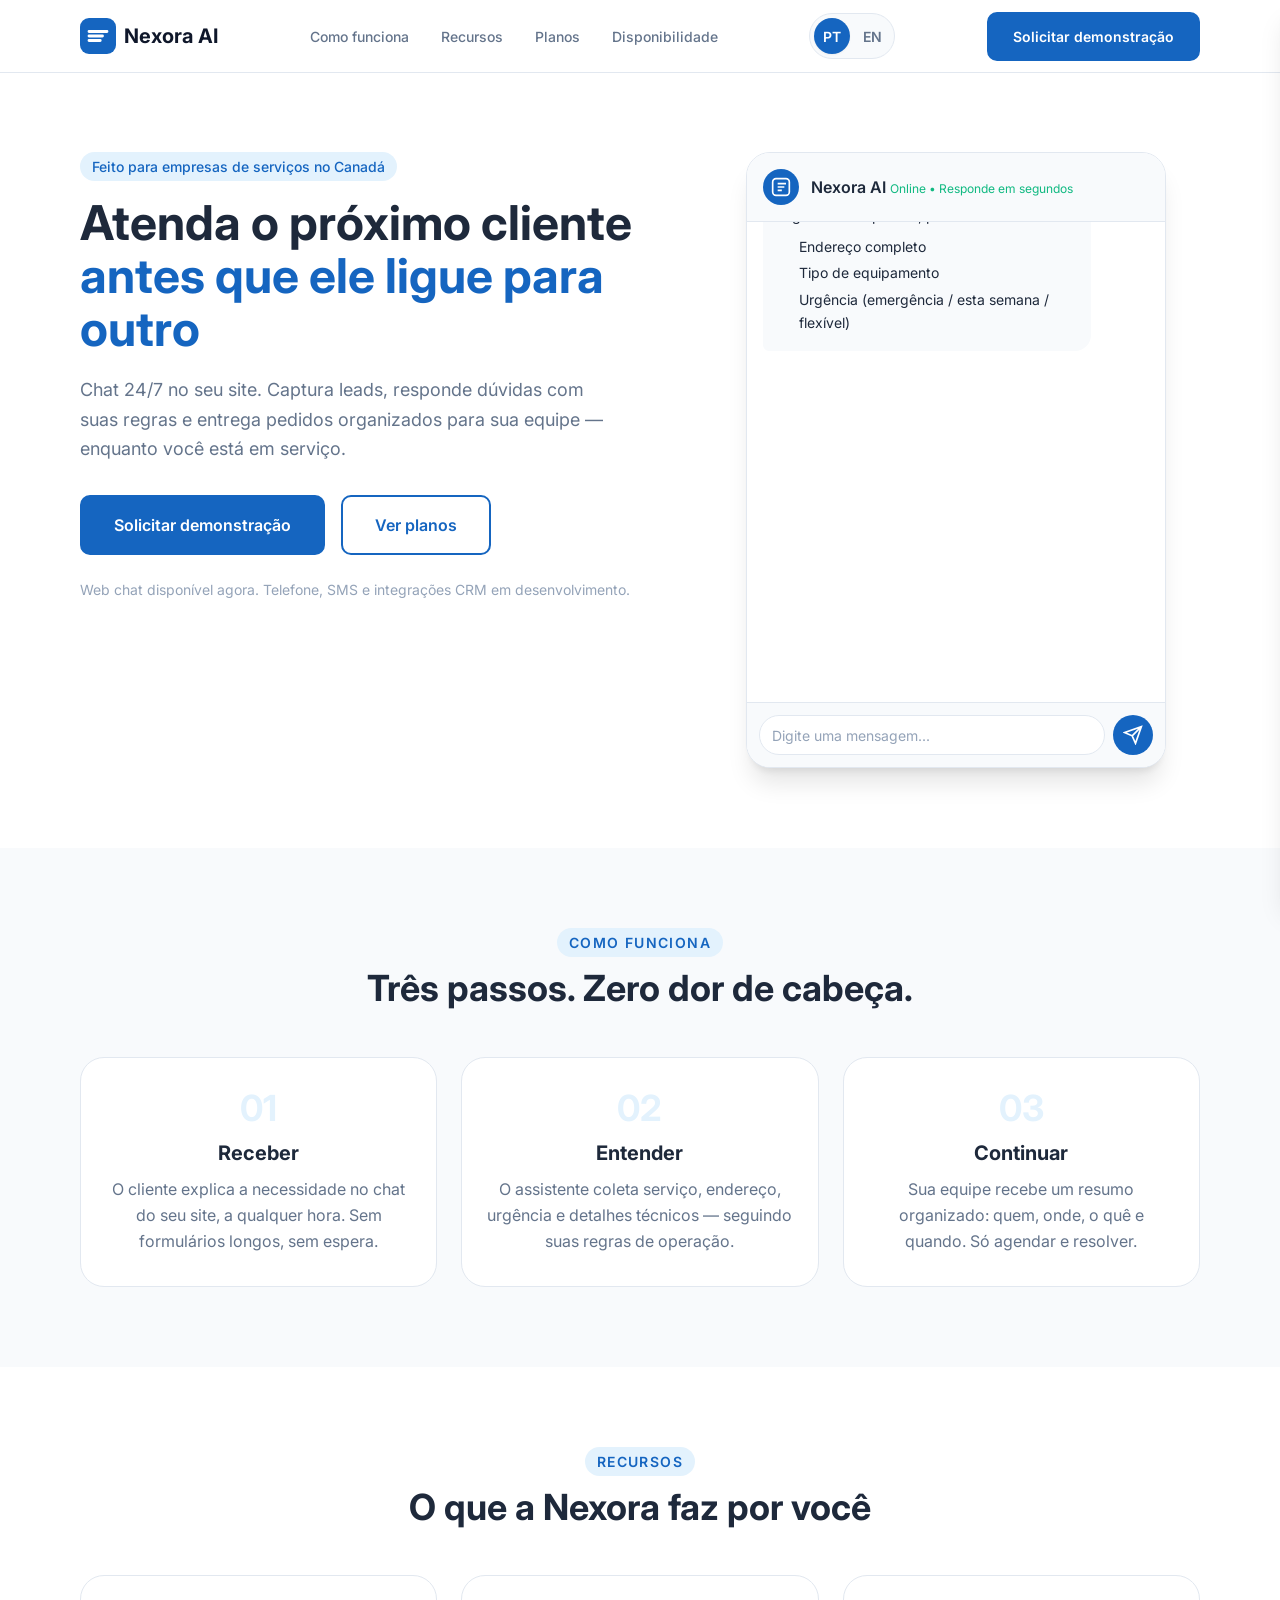
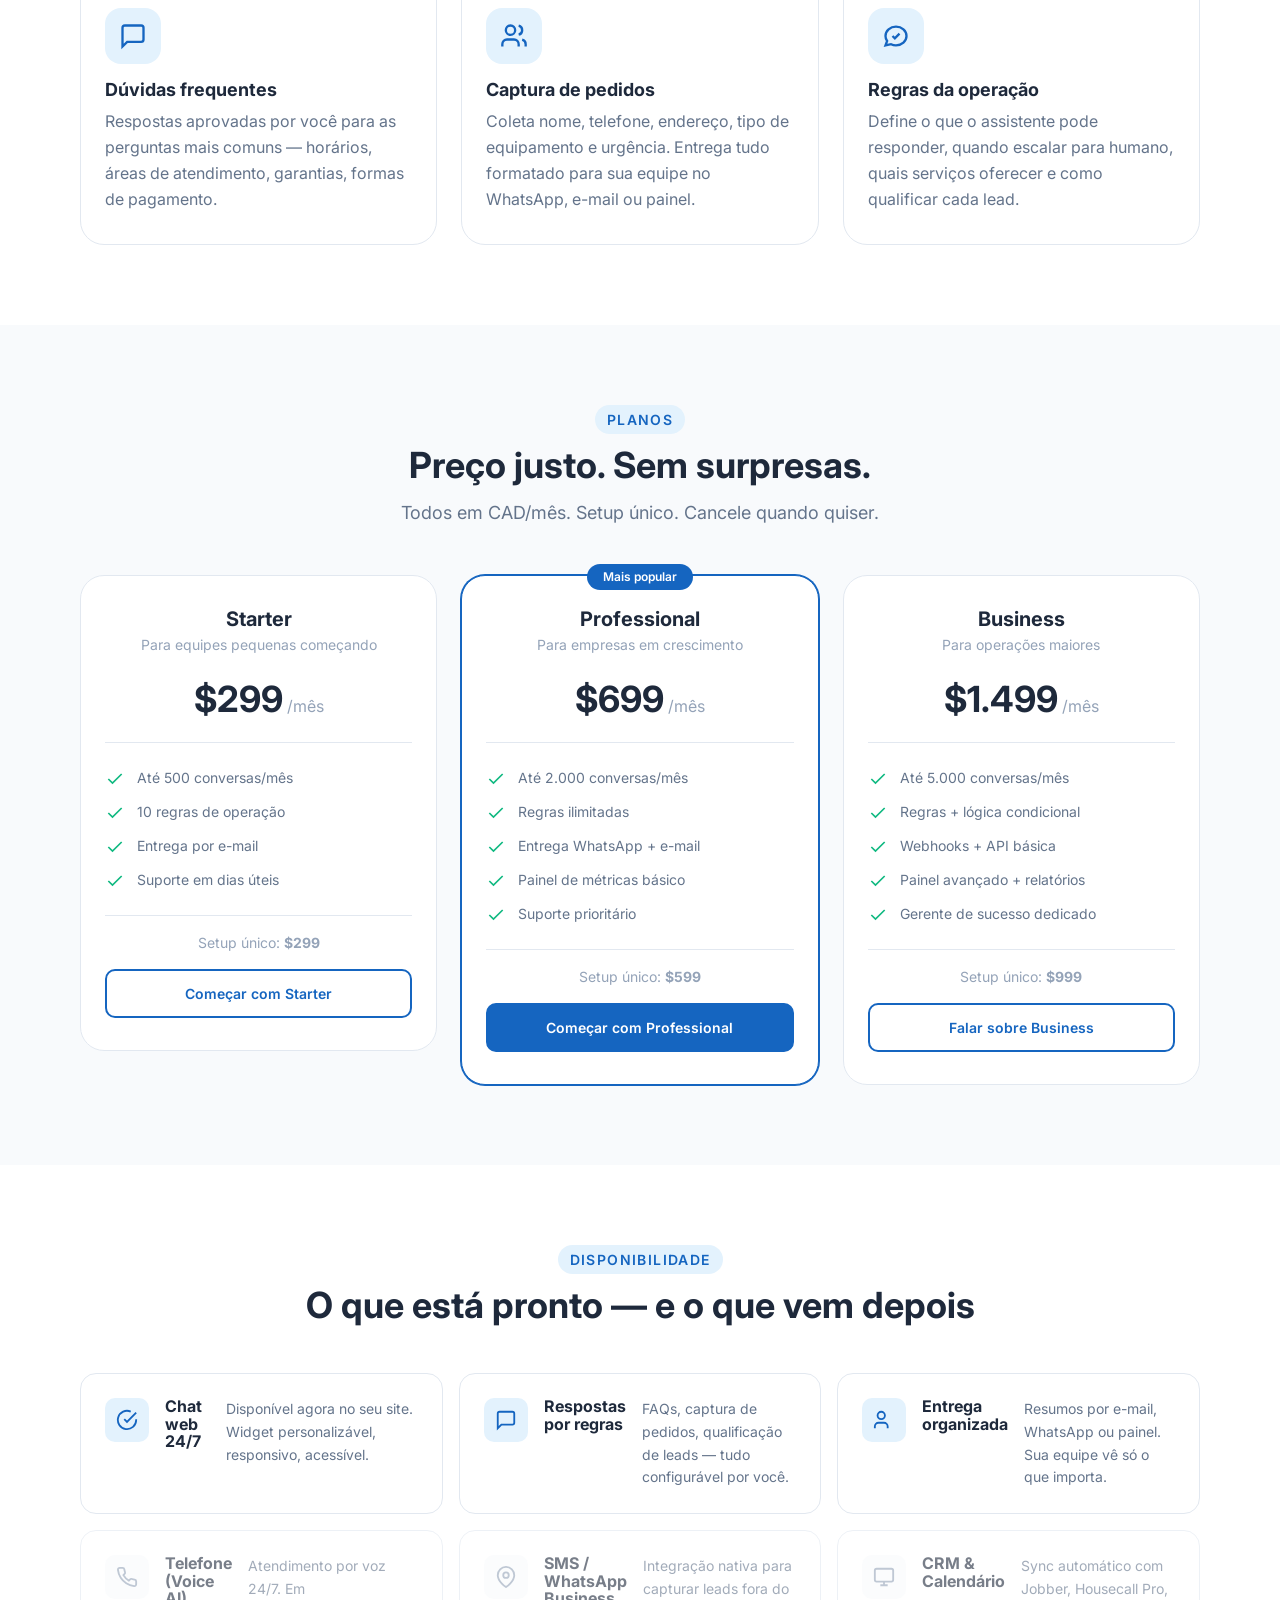
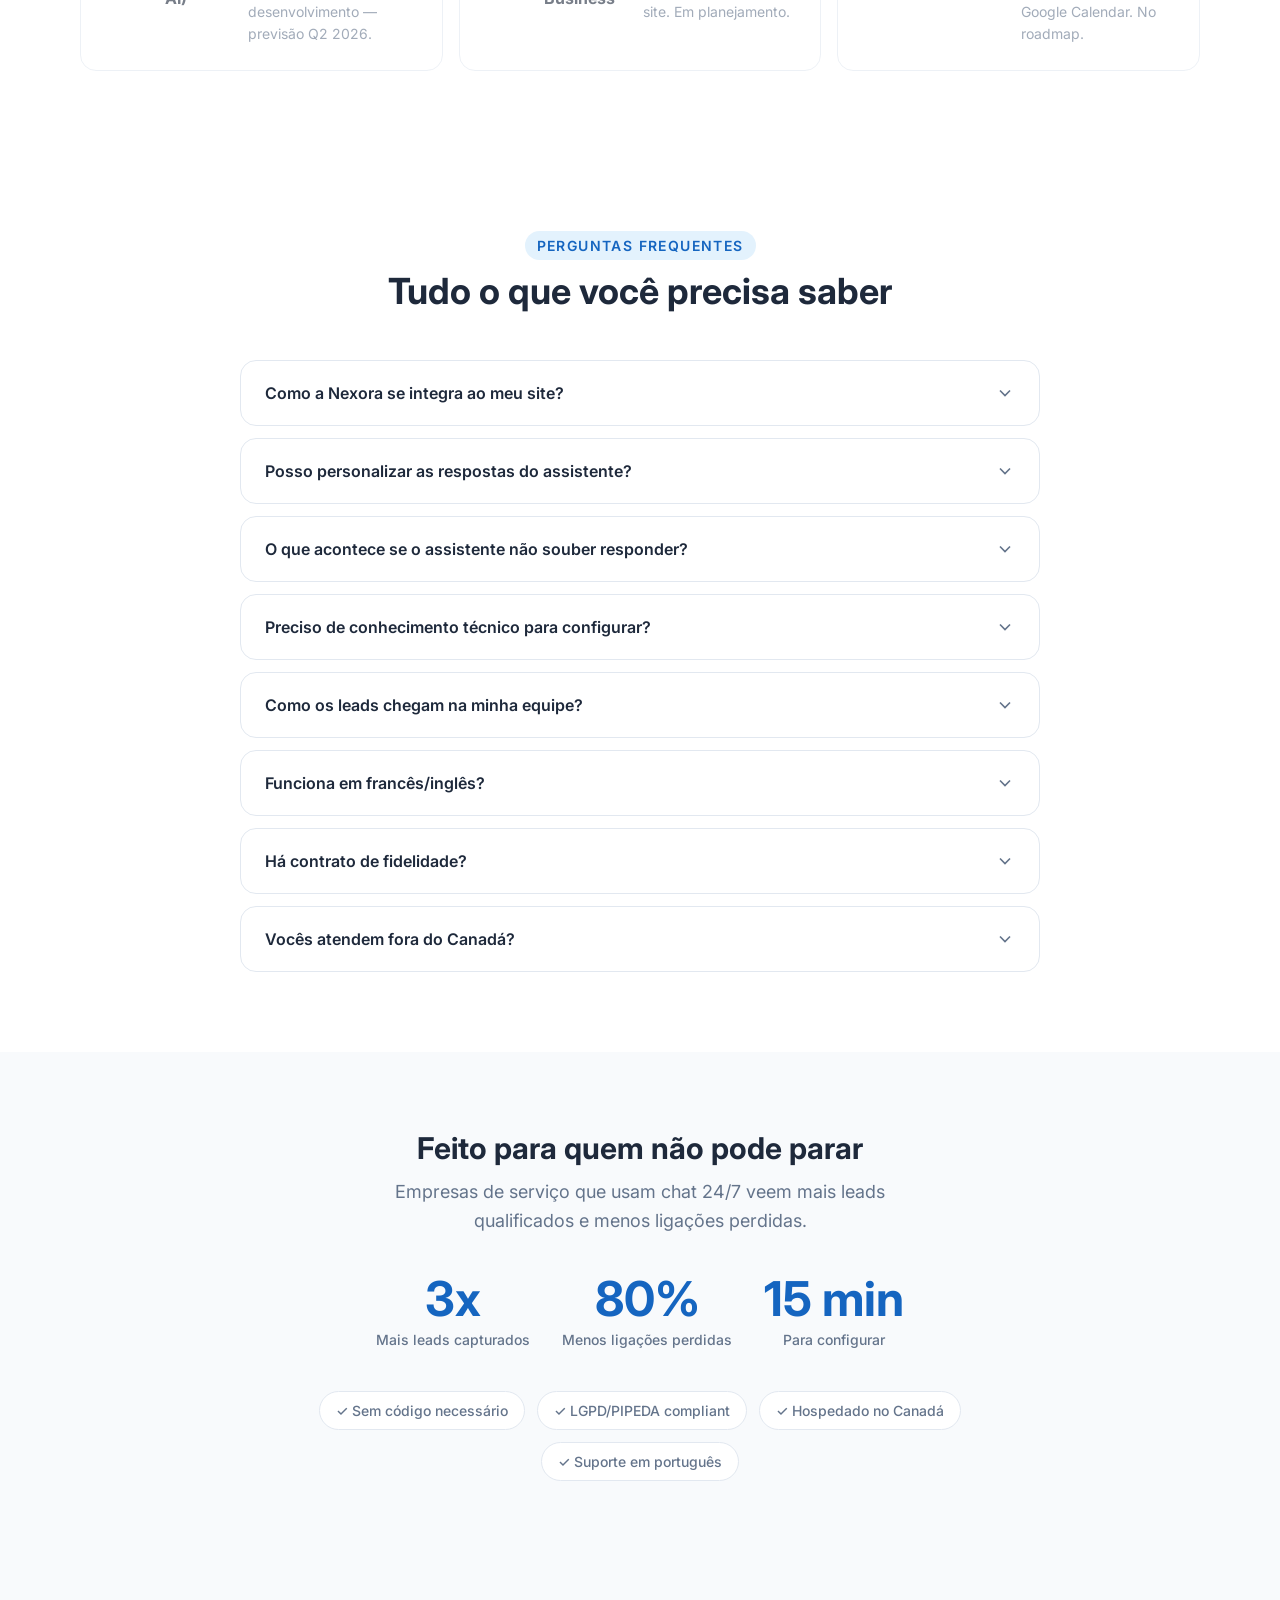
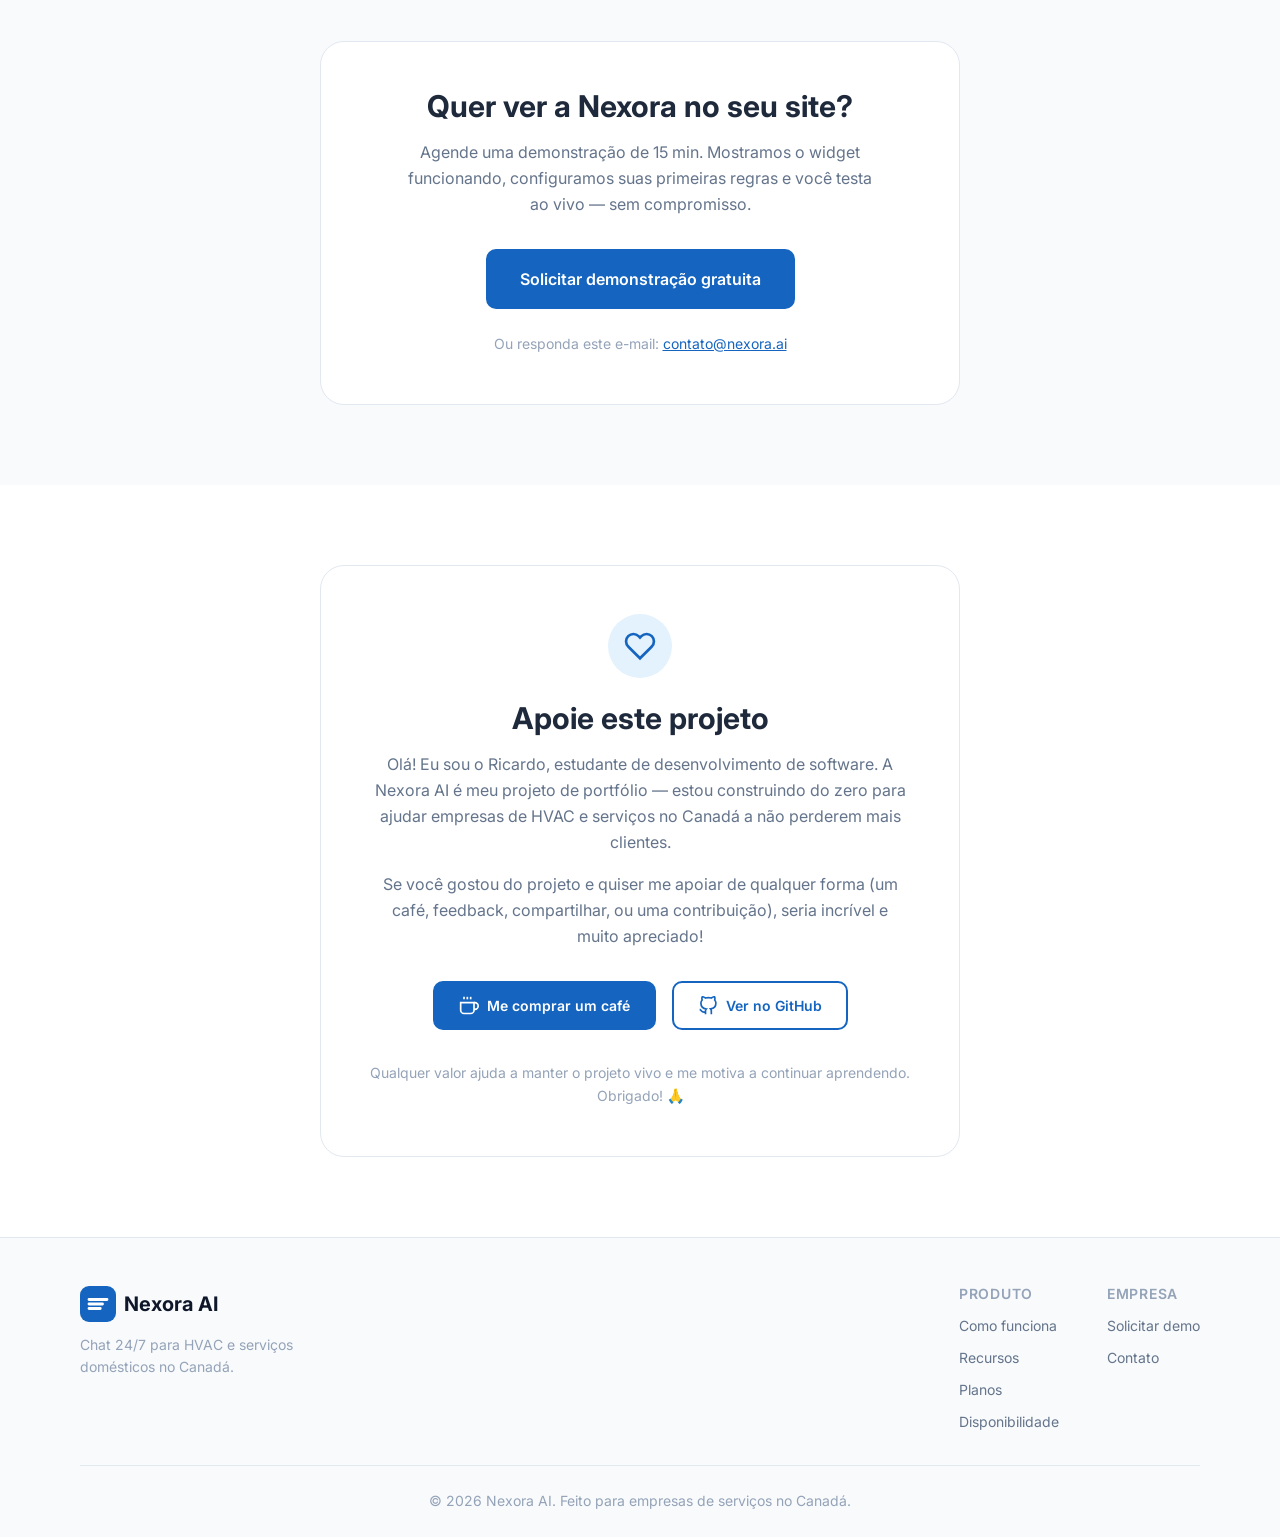
<file: index.html>
<!DOCTYPE html>
<html lang="pt-BR">
<head>
    <meta charset="UTF-8">
    <meta name="viewport" content="width=device-width, initial-scale=1.0">
    <meta name="description" content="Nexora AI - Chat 24/7 para empresas de HVAC e serviços domésticos no Canadá. Capture leads, responda FAQs e organize pedidos automaticamente.">
    <title>Nexora AI - Chat 24/7 para HVAC e Serviços no Canadá</title>
    <link rel="preconnect" href="https://fonts.googleapis.com">
    <link rel="preconnect" href="https://fonts.gstatic.com" crossorigin>
    <link href="https://fonts.googleapis.com/css2?family=Inter:wght@400;500;600;700&display=swap" rel="stylesheet">
    <link rel="icon" type="image/svg+xml" href="favicon.svg">
    <link rel="apple-touch-icon" href="apple-touch-icon.svg">
    <link rel="stylesheet" href="styles.css">

    <!-- Tawk.to Widget -->
    <script type="text/javascript">
    var Tawk_API=Tawk_API||{}, Tawk_LoadStart=new Date();
    (function(){
    var s1=document.createElement("script"),s0=document.getElementsByTagName("script")[0];
    s1.async=true;
    s1.src='https://embed.tawk.to/6ae8ce852177213c2cfc288a/1k6emdetf';
    s1.charset='UTF-8';
    s1.setAttribute('crossorigin','*');
    s0.parentNode.insertBefore(s1,s0);
    })();
    </script>
</head>
<body>
    <header class="header">
        <div class="container header-container">
            <a href="#" class="logo" aria-label="Nexora AI - Início">
                <svg class="logo-icon" viewBox="0 0 32 32" fill="none" aria-hidden="true">
                    <rect width="32" height="32" rx="8" fill="currentColor"/>
                    <path d="M8 12h16M8 16h12M8 20h10" stroke="white" stroke-width="2.5" stroke-linecap="round"/>
                </svg>
                <span class="logo-text">Nexora AI</span>
            </a>
            <nav class="nav" aria-label="Navegação principal">
                <ul class="nav-list">
                    <li><a href="#como-funciona" class="nav-link">Como funciona</a></li>
                    <li><a href="#recursos" class="nav-link">Recursos</a></li>
                    <li><a href="#planos" class="nav-link">Planos</a></li>
                    <li><a href="#limites" class="nav-link">Disponibilidade</a></li>
                </ul>
            </nav>
            <div class="lang-switcher" role="group" aria-label="Idioma">
                <button class="lang-btn is-active" data-lang="pt" aria-pressed="true">PT</button>
                <button class="lang-btn" data-lang="en" aria-pressed="false">EN</button>
            </div>
            <a href="#demo" class="btn btn-primary btn-demo">Solicitar demonstração</a>
        </div>
    </header>

    <main>
        <section class="hero" aria-labelledby="hero-title">
            <div class="container">
                <div class="hero-grid">
                    <div class="hero-content">
                        <span class="hero-badge">Feito para empresas de serviços no Canadá</span>
                        <h1 id="hero-title" class="hero-title">
                            Atenda o próximo cliente <span class="highlight">antes que ele ligue para outro</span>
                        </h1>
                        <p class="hero-subtitle">
                            Chat 24/7 no seu site. Captura leads, responde dúvidas com suas regras e entrega pedidos organizados para sua equipe — enquanto você está em serviço.
                        </p>
                        <div class="hero-actions">
                            <a href="#demo" class="btn btn-primary btn-lg">Solicitar demonstração</a>
                            <a href="#planos" class="btn btn-outline btn-lg">Ver planos</a>
                        </div>
                        <p class="hero-note">Web chat disponível agora. Telefone, SMS e integrações CRM em desenvolvimento.</p>
                    </div>
                    <div class="hero-chat" aria-label="Prévia do chat da Nexora">
                        <div class="chat-window">
                            <div class="chat-header">
                                <div class="chat-avatar" aria-hidden="true">
                                    <svg viewBox="0 0 24 24" fill="none" stroke="currentColor" stroke-width="2">
                                        <rect x="2" y="2" width="20" height="20" rx="4"/>
                                        <path d="M8 12h8M8 16h5M8 8h10"/>
                                    </svg>
                                </div>
                                <div class="chat-info">
                                    <span class="chat-name">Nexora AI</span>
                                    <span class="chat-status">Online • Responde em segundos</span>
                                </div>
                            </div>
                            <div class="chat-messages">
                                <div class="message message-bot">
                                    <div class="message-bubble">
                                        <p>Olá! Sou o assistente da <strong>Nexora</strong>. Em que posso ajudar hoje?</p>
                                    </div>
                                </div>
                                <div class="message message-user">
                                    <div class="message-bubble">
                                        <p>Preciso de manutenção no ar condicionado. Vocês atendem em Toronto?</p>
                                    </div>
                                </div>
                                <div class="message message-bot">
                                    <div class="message-bubble">
                                        <p>Sim, atendemos Toronto e região! Para organizar seu pedido, preciso de:</p>
                                        <ul class="message-list">
                                            <li>Endereço completo</li>
                                            <li>Tipo de equipamento</li>
                                            <li>Urgência (emergência / esta semana / flexível)</li>
                                        </ul>
                                    </div>
                                </div>
                                <div class="message message-user">
                                    <div class="message-bubble">
                                        <p>Rua Yonge 123, Toronto. Ar central Carrier. Não é emergência, mas gostaria esta semana.</p>
                                    </div>
                                </div>
                                <div class="message message-bot">
                                    <div class="message-bubble message-summary">
                                        <strong>✅ Pedido capturado</strong>
                                        <p class="summary-details">
                                            <span>📍</span> Rua Yonge 123, Toronto<br>
                                            <span>❄️</span> Ar central Carrier<br>
                                            <span>⏰</span> Esta semana (não urgente)
                                        </p>
                                        <p>Sua equipe receberá este resumo organizado. Entraremos em contato para agendar.</p>
                                    </div>
                                </div>
                            </div>
                            <div class="chat-input-area">
                                <input type="text" placeholder="Digite uma mensagem..." class="chat-input" aria-label="Mensagem">
                                <button class="chat-send" aria-label="Enviar">
                                    <svg viewBox="0 0 24 24" fill="none" stroke="currentColor" stroke-width="2">
                                        <path d="M22 2L11 13M22 2l-7 20-4-9-9-4 20-7z"/>
                                    </svg>
                                </button>
                            </div>
                        </div>
                    </div>
                </div>
            </div>
        </section>

        <section id="como-funciona" class="section how-it-works" aria-labelledby="how-title">
            <div class="container">
                <header class="section-header">
                    <span class="section-tag">Como funciona</span>
                    <h2 id="how-title" class="section-title">Três passos. Zero dor de cabeça.</h2>
                </header>
                <div class="steps-grid">
                    <article class="step">
                        <div class="step-number" aria-hidden="true">01</div>
                        <h3 class="step-title">Receber</h3>
                        <p class="step-description">
                            O cliente explica a necessidade no chat do seu site, a qualquer hora. Sem formulários longos, sem espera.
                        </p>
                    </article>
                    <article class="step">
                        <div class="step-number" aria-hidden="true">02</div>
                        <h3 class="step-title">Entender</h3>
                        <p class="step-description">
                            O assistente coleta serviço, endereço, urgência e detalhes técnicos — seguindo suas regras de operação.
                        </p>
                    </article>
                    <article class="step">
                        <div class="step-number" aria-hidden="true">03</div>
                        <h3 class="step-title">Continuar</h3>
                        <p class="step-description">
                            Sua equipe recebe um resumo organizado: quem, onde, o quê e quando. Só agendar e resolver.
                        </p>
                    </article>
                </div>
            </div>
        </section>

        <section id="recursos" class="section features" aria-labelledby="features-title">
            <div class="container">
                <header class="section-header">
                    <span class="section-tag">Recursos</span>
                    <h2 id="features-title" class="section-title">O que a Nexora faz por você</h2>
                </header>
                <div class="features-grid">
                    <article class="feature">
                        <div class="feature-icon" aria-hidden="true">
                            <svg viewBox="0 0 24 24" fill="none" stroke="currentColor" stroke-width="2">
                                <path d="M21 15a2 2 0 0 1-2 2H7l-4 4V5a2 2 0 0 1 2-2h14a2 2 0 0 1 2 2z"/>
                            </svg>
                        </div>
                        <h3 class="feature-title">Dúvidas frequentes</h3>
                        <p class="feature-description">
                            Respostas aprovadas por você para as perguntas mais comuns — horários, áreas de atendimento, garantias, formas de pagamento.
                        </p>
                    </article>
                    <article class="feature">
                        <div class="feature-icon" aria-hidden="true">
                            <svg viewBox="0 0 24 24" fill="none" stroke="currentColor" stroke-width="2">
                                <path d="M16 21v-2a4 4 0 0 0-4-4H6a4 4 0 0 0-4 4v2"/>
                                <circle cx="9" cy="7" r="4"/>
                                <path d="M22 21v-2a4 4 0 0 0-3-3.87M16 3.13a4 4 0 0 1 0 7.75"/>
                            </svg>
                        </div>
                        <h3 class="feature-title">Captura de pedidos</h3>
                        <p class="feature-description">
                            Coleta nome, telefone, endereço, tipo de equipamento e urgência. Entrega tudo formatado para sua equipe no WhatsApp, e-mail ou painel.
                        </p>
                    </article>
                    <article class="feature">
                        <div class="feature-icon" aria-hidden="true">
                            <svg viewBox="0 0 24 24" fill="none" stroke="currentColor" stroke-width="2">
                                <path d="M9 12l2 2 4-4"/>
                                <path d="M21 12c0 4.418-4.03 8-9 8a9.863 9.863 0 0 1-4.255-.949L3 20l1.395-3.72C3.514 15.142 3 13.574 3 12c0-4.418 4.03-8 9-8s9 3.582 9 8z"/>
                            </svg>
                        </div>
                        <h3 class="feature-title">Regras da operação</h3>
                        <p class="feature-description">
                            Define o que o assistente pode responder, quando escalar para humano, quais serviços oferecer e como qualificar cada lead.
                        </p>
                    </article>
                </div>
            </div>
        </section>

        <section id="planos" class="section pricing" aria-labelledby="pricing-title">
            <div class="container">
                <header class="section-header">
                    <span class="section-tag">Planos</span>
                    <h2 id="pricing-title" class="section-title">Preço justo. Sem surpresas.</h2>
                    <p class="section-subtitle">Todos em CAD/mês. Setup único. Cancele quando quiser.</p>
                </header>
                <div class="pricing-grid">
                    <article class="pricing-card">
                        <header class="pricing-header">
                            <h3 class="pricing-name">Starter</h3>
                            <p class="pricing-desc">Para equipes pequenas começando</p>
                        </header>
                        <div class="pricing-price">
                            <span class="price-amount">$299</span>
                            <span class="price-period">/mês</span>
                        </div>
                        <ul class="pricing-features">
                            <li><svg aria-hidden="true" viewBox="0 0 24 24" fill="none" stroke="currentColor" stroke-width="2"><path d="M20 6L9 17l-5-5"/></svg> Até 500 conversas/mês</li>
                            <li><svg aria-hidden="true" viewBox="0 0 24 24" fill="none" stroke="currentColor" stroke-width="2"><path d="M20 6L9 17l-5-5"/></svg> 10 regras de operação</li>
                            <li><svg aria-hidden="true" viewBox="0 0 24 24" fill="none" stroke="currentColor" stroke-width="2"><path d="M20 6L9 17l-5-5"/></svg> Entrega por e-mail</li>
                            <li><svg aria-hidden="true" viewBox="0 0 24 24" fill="none" stroke="currentColor" stroke-width="2"><path d="M20 6L9 17l-5-5"/></svg> Suporte em dias úteis</li>
                        </ul>
                        <div class="pricing-setup">Setup único: <strong>$299</strong></div>
                        <a href="#demo" class="btn btn-outline btn-block">Começar com Starter</a>
                    </article>
                    <article class="pricing-card pricing-card--popular">
                        <div class="popular-badge">Mais popular</div>
                        <header class="pricing-header">
                            <h3 class="pricing-name">Professional</h3>
                            <p class="pricing-desc">Para empresas em crescimento</p>
                        </header>
                        <div class="pricing-price">
                            <span class="price-amount">$699</span>
                            <span class="price-period">/mês</span>
                        </div>
                        <ul class="pricing-features">
                            <li><svg aria-hidden="true" viewBox="0 0 24 24" fill="none" stroke="currentColor" stroke-width="2"><path d="M20 6L9 17l-5-5"/></svg> Até 2.000 conversas/mês</li>
                            <li><svg aria-hidden="true" viewBox="0 0 24 24" fill="none" stroke="currentColor" stroke-width="2"><path d="M20 6L9 17l-5-5"/></svg> Regras ilimitadas</li>
                            <li><svg aria-hidden="true" viewBox="0 0 24 24" fill="none" stroke="currentColor" stroke-width="2"><path d="M20 6L9 17l-5-5"/></svg> Entrega WhatsApp + e-mail</li>
                            <li><svg aria-hidden="true" viewBox="0 0 24 24" fill="none" stroke="currentColor" stroke-width="2"><path d="M20 6L9 17l-5-5"/></svg> Painel de métricas básico</li>
                            <li><svg aria-hidden="true" viewBox="0 0 24 24" fill="none" stroke="currentColor" stroke-width="2"><path d="M20 6L9 17l-5-5"/></svg> Suporte prioritário</li>
                        </ul>
                        <div class="pricing-setup">Setup único: <strong>$599</strong></div>
                        <a href="#demo" class="btn btn-primary btn-block">Começar com Professional</a>
                    </article>
                    <article class="pricing-card">
                        <header class="pricing-header">
                            <h3 class="pricing-name">Business</h3>
                            <p class="pricing-desc">Para operações maiores</p>
                        </header>
                        <div class="pricing-price">
                            <span class="price-amount">$1.499</span>
                            <span class="price-period">/mês</span>
                        </div>
                        <ul class="pricing-features">
                            <li><svg aria-hidden="true" viewBox="0 0 24 24" fill="none" stroke="currentColor" stroke-width="2"><path d="M20 6L9 17l-5-5"/></svg> Até 5.000 conversas/mês</li>
                            <li><svg aria-hidden="true" viewBox="0 0 24 24" fill="none" stroke="currentColor" stroke-width="2"><path d="M20 6L9 17l-5-5"/></svg> Regras + lógica condicional</li>
                            <li><svg aria-hidden="true" viewBox="0 0 24 24" fill="none" stroke="currentColor" stroke-width="2"><path d="M20 6L9 17l-5-5"/></svg> Webhooks + API básica</li>
                            <li><svg aria-hidden="true" viewBox="0 0 24 24" fill="none" stroke="currentColor" stroke-width="2"><path d="M20 6L9 17l-5-5"/></svg> Painel avançado + relatórios</li>
                            <li><svg aria-hidden="true" viewBox="0 0 24 24" fill="none" stroke="currentColor" stroke-width="2"><path d="M20 6L9 17l-5-5"/></svg> Gerente de sucesso dedicado</li>
                        </ul>
                        <div class="pricing-setup">Setup único: <strong>$999</strong></div>
                        <a href="#demo" class="btn btn-outline btn-block">Falar sobre Business</a>
                    </article>
                </div>
            </div>
        </section>

        <section id="limites" class="section availability" aria-labelledby="availability-title">
            <div class="container">
                <header class="section-header">
                    <span class="section-tag">Disponibilidade</span>
                    <h2 id="availability-title" class="section-title">O que está pronto — e o que vem depois</h2>
                </header>
                <div class="availability-grid">
                    <div class="availability-item available">
                        <div class="availability-icon" aria-hidden="true">
                            <svg viewBox="0 0 24 24" fill="none" stroke="currentColor" stroke-width="2"><path d="M22 11.08V12a10 10 0 1 1-5.93-9.14"/><path d="M22 4L12 14.01l-3-3"/></svg>
                        </div>
                        <h3>Chat web 24/7</h3>
                        <p>Disponível agora no seu site. Widget personalizável, responsivo, acessível.</p>
                    </div>
                    <div class="availability-item available">
                        <div class="availability-icon" aria-hidden="true">
                            <svg viewBox="0 0 24 24" fill="none" stroke="currentColor" stroke-width="2"><path d="M21 15a2 2 0 0 1-2 2H7l-4 4V5a2 2 0 0 1 2-2h14a2 2 0 0 1 2 2z"/></svg>
                        </div>
                        <h3>Respostas por regras</h3>
                        <p>FAQs, captura de pedidos, qualificação de leads — tudo configurável por você.</p>
                    </div>
                    <div class="availability-item available">
                        <div class="availability-icon" aria-hidden="true">
                            <svg viewBox="0 0 24 24" fill="none" stroke="currentColor" stroke-width="2"><path d="M16 21v-2a4 4 0 0 0-4-4H6a4 4 0 0 0-4 4v2"/><circle cx="9" cy="7" r="4"/></svg>
                        </div>
                        <h3>Entrega organizada</h3>
                        <p>Resumos por e-mail, WhatsApp ou painel. Sua equipe vê só o que importa.</p>
                    </div>
                    <div class="availability-item coming-soon">
                        <div class="availability-icon" aria-hidden="true">
                            <svg viewBox="0 0 24 24" fill="none" stroke="currentColor" stroke-width="2"><path d="M22 16.92v3a2 2 0 0 1-2.18 2 19.79 19.79 0 0 1-8.63-3.07 19.5 19.5 0 0 1-6-6 19.79 19.79 0 0 1-3.07-8.67A2 2 0 0 1 4.11 2h3a2 2 0 0 1 2 1.72 12.84 12.84 0 0 0 .7 2.81 2 2 0 0 1-.45 2.11L8.09 9.91a16 16 0 0 0 6 6l1.27-1.27a2 2 0 0 1 2.11-.45 12.84 12.84 0 0 0 2.81.7A2 2 0 0 1 22 16.92z"/></svg>
                        </div>
                        <h3>Telefone (Voice AI)</h3>
                        <p>Atendimento por voz 24/7. Em desenvolvimento — previsão Q2 2026.</p>
                    </div>
                    <div class="availability-item coming-soon">
                        <div class="availability-icon" aria-hidden="true">
                            <svg viewBox="0 0 24 24" fill="none" stroke="currentColor" stroke-width="2"><path d="M21 10c0 7-9 13-9 13s-9-6-9-13a9 9 0 0 1 18 0z"/><circle cx="12" cy="10" r="3"/></svg>
                        </div>
                        <h3>SMS / WhatsApp Business</h3>
                        <p>Integração nativa para capturar leads fora do site. Em planejamento.</p>
                    </div>
                    <div class="availability-item coming-soon">
                        <div class="availability-icon" aria-hidden="true">
                            <svg viewBox="0 0 24 24" fill="none" stroke="currentColor" stroke-width="2"><rect x="2" y="3" width="20" height="14" rx="2"/><path d="M8 21h8M12 17v4"/></svg>
                        </div>
                        <h3>CRM & Calendário</h3>
                        <p>Sync automático com Jobber, Housecall Pro, Google Calendar. No roadmap.</p>
                    </div>
                </div>
            </div>
        </section>

        <section id="faq" class="section faq" aria-labelledby="faq-title">
            <div class="container">
                <header class="section-header">
                    <span class="section-tag">Perguntas frequentes</span>
                    <h2 id="faq-title" class="section-title">Tudo o que você precisa saber</h2>
                </header>
                <div class="faq-grid">
                    <details class="faq-item">
                        <summary class="faq-question">Como a Nexora se integra ao meu site?</summary>
                        <div class="faq-answer">
                            <p>Basta adicionar uma linha de código no <code><head></code> do seu site. O widget aparece no canto inferior direito. Funciona em WordPress, Wix, Shopify, HTML puro — qualquer plataforma.</p>
                        </div>
                    </details>
                    <details class="faq-item">
                        <summary class="faq-question">Posso personalizar as respostas do assistente?</summary>
                        <div class="faq-answer">
                            <p>Sim. Você define as regras: quais perguntas responder, quais informações coletar, quando escalar para humano. O painel permite editar tudo sem código.</p>
                        </div>
                    </details>
                    <details class="faq-item">
                        <summary class="faq-question">O que acontece se o assistente não souber responder?</summary>
                        <div class="faq-answer">
                            <p>Ele flagia a conversa como "precisa de humano" e notifica sua equipe na hora (WhatsApp/e-mail). O cliente sabe que alguém vai retornar.</p>
                        </div>
                    </details>
                    <details class="faq-item">
                        <summary class="faq-question">Preciso de conhecimento técnico para configurar?</summary>
                        <div class="faq-answer">
                            <p>Não. A configuração inicial fazemos juntos na demo (15 min). Depois, você edita regras num painel visual tipo Notion. Suporte incluído em todos os planos.</p>
                        </div>
                    </details>
                    <details class="faq-item">
                        <summary class="faq-question">Como os leads chegam na minha equipe?</summary>
                        <div class="faq-answer">
                            <p>Resumo formatado via WhatsApp, e-mail ou painel web. Inclui: nome, telefone, endereço, equipamento, urgência, histórico da conversa. Sua equipe só agenda.</p>
                        </div>
                    </details>
                    <details class="faq-item">
                        <summary class="faq-question">Funciona em francês/inglês?</summary>
                        <div class="faq-answer">
                            <p>O widget detecta o idioma do navegador. Respostas podem ser configuradas em múltiplos idiomas. O painel está em PT/EN.</p>
                        </div>
                    </details>
                    <details class="faq-item">
                        <summary class="faq-question">Há contrato de fidelidade?</summary>
                        <div class="faq-answer">
                            <p>Não. Mês a mês, cancele quando quiser. O setup é pago uma vez (configuração inicial). Se cancelar e voltar depois, não cobramos setup novamente.</p>
                        </div>
                    </details>
                    <details class="faq-item">
                        <summary class="faq-question">Vocês atendem fora do Canadá?</summary>
                        <div class="faq-answer">
                            <p>Hoje, focado no mercado canadense (HVAC/serviços domésticos). Se você atende em outro país, fale conosco — estamos expandindo.</p>
                        </div>
                    </details>
                </div>
            </div>
        </section>

        <section class="section trust" aria-labelledby="trust-title">
            <div class="container">
                <div class="trust-content">
                    <h2 id="trust-title" class="trust-title">Feito para quem não pode parar</h2>
                    <p class="trust-subtitle">Empresas de serviço que usam chat 24/7 veem mais leads qualificados e menos ligações perdidas.</p>
                    <div class="trust-stats">
                        <div class="trust-stat">
                            <span class="trust-number">3x</span>
                            <span class="trust-label">Mais leads capturados</span>
                        </div>
                        <div class="trust-stat">
                            <span class="trust-number">80%</span>
                            <span class="trust-label">Menos ligações perdidas</span>
                        </div>
                        <div class="trust-stat">
                            <span class="trust-number">15 min</span>
                            <span class="trust-label">Para configurar</span>
                        </div>
                    </div>
                    <div class="trust-badges">
                        <span class="trust-badge">✓ Sem código necessário</span>
                        <span class="trust-badge">✓ LGPD/PIPEDA compliant</span>
                        <span class="trust-badge">✓ Hospedado no Canadá</span>
                        <span class="trust-badge">✓ Suporte em português</span>
                    </div>
                </div>
            </div>
        </section>

        <section id="demo" class="section cta" aria-labelledby="cta-title">
            <div class="container">
                <div class="cta-card">
                    <h2 id="cta-title" class="cta-title">Quer ver a Nexora no seu site?</h2>
                    <p class="cta-description">
                        Agende uma demonstração de 15 min. Mostramos o widget funcionando, configuramos suas primeiras regras e você testa ao vivo — sem compromisso.
                    </p>
                    <a href="mailto:demo@nexora.ai?subject=Demo%20Nexora%20AI&body=Ol%C3%A1,%20gostaria%20de%20agendar%20uma%20demonstra%C3%A7%C3%A3o%20da%20Nexora%20AI%20para%20minha%20empresa." class="btn btn-primary btn-lg">Solicitar demonstração gratuita</a>
                    <p class="cta-note">Ou responda este e-mail: <a href="mailto:contato@nexora.ai">contato@nexora.ai</a></p>
                </div>
            </div>
        </section>
        </main>

        <section class="section support" aria-labelledby="support-title">
            <div class="container">
                <div class="support-card">
                    <div class="support-icon" aria-hidden="true">
                        <svg viewBox="0 0 24 24" fill="none" stroke="currentColor" stroke-width="2">
                            <path d="M20.84 4.61a5.5 5.5 0 0 0-7.78 0L12 5.67l-1.06-1.06a5.5 5.5 0 0 0-7.78 7.78l1.06 1.06L12 21.23l7.78-7.78 1.06-1.06a5.5 5.5 0 0 0 0-7.78z"/>
                        </svg>
                    </div>
                    <h2 id="support-title" class="support-title">Apoie este projeto</h2>
                    <p class="support-text">
                        Olá! Eu sou o Ricardo, estudante de desenvolvimento de software.
                        A Nexora AI é meu projeto de portfólio — estou construindo do zero para ajudar
                        empresas de HVAC e serviços no Canadá a não perderem mais clientes.
                    </p>
                    <p class="support-text">
                        Se você gostou do projeto e quiser me apoiar de qualquer forma
                        (um café, feedback, compartilhar, ou uma contribuição),
                        seria incrível e muito apreciado!
                    </p>
                    <div class="support-actions">
                        <a href="https://buymeacoffee.com/ricardoturri" target="_blank" rel="noopener" class="btn btn-primary">
                            <svg viewBox="0 0 24 24" fill="none" stroke="currentColor" stroke-width="2" aria-hidden="true">
                                <path d="M18 8h1a4 4 0 0 1 0 8h-1"/>
                                <path d="M2 8h16v9a4 4 0 0 1-4 4H6a4 4 0 0 1-4-4V8z"/>
                                <line x1="6" y1="1" x2="6" y2="4"/>
                                <line x1="10" y1="1" x2="10" y2="4"/>
                                <line x1="14" y1="1" x2="14" y2="4"/>
                            </svg>
                            Me comprar um café
                        </a>
                        <a href="https://github.com/RichardTurri/Nexora-Ai" target="_blank" rel="noopener" class="btn btn-outline">
                            <svg viewBox="0 0 24 24" fill="none" stroke="currentColor" stroke-width="2" aria-hidden="true">
                                <path d="M9 19c-5 1.5-5-2.5-7-3m14 6v-3.87a3.37 3.37 0 0 0-.94-2.61c3.14-.35 6.44-1.54 6.44-7A5.44 5.44 0 0 0 20 4.77 5.07 5.07 0 0 0 19.91 1S18.73.65 16 2.48a13.38 13.38 0 0 0-7 0C6.27.65 5.09 1 5.09 1A5.07 5.07 0 0 0 5 4.77a5.44 5.44 0 0 0-1.5 3.78c0 5.42 3.3 6.61 6.44 7A3.37 3.37 0 0 0 9 18.13V22"/>
                            </svg>
                            Ver no GitHub
                        </a>
                    </div>
                    <p class="support-note">Qualquer valor ajuda a manter o projeto vivo e me motiva a continuar aprendendo. Obrigado! 🙏</p>
                </div>
            </div>
        </section>

    <footer class="footer" role="contentinfo">
        <div class="container">
            <div class="footer-grid">
                <div class="footer-brand">
                    <a href="#" class="logo" aria-label="Nexora AI - Início">
                        <svg class="logo-icon" viewBox="0 0 32 32" fill="none" aria-hidden="true">
                            <rect width="32" height="32" rx="8" fill="currentColor"/>
                            <path d="M8 12h16M8 16h12M8 20h10" stroke="white" stroke-width="2.5" stroke-linecap="round"/>
                        </svg>
                        <span class="logo-text">Nexora AI</span>
                    </a>
                    <p class="footer-tagline">Chat 24/7 para HVAC e serviços domésticos no Canadá.</p>
                </div>
                <nav class="footer-nav" aria-label="Links do rodapé">
                    <div class="footer-nav-group">
                        <h4>Produto</h4>
                        <ul>
                            <li><a href="#como-funciona">Como funciona</a></li>
                            <li><a href="#recursos">Recursos</a></li>
                            <li><a href="#planos">Planos</a></li>
                            <li><a href="#limites">Disponibilidade</a></li>
                        </ul>
                    </div>
                    <div class="footer-nav-group">
                        <h4>Empresa</h4>
                        <ul>
                            <li><a href="#demo">Solicitar demo</a></li>
                            <li><a href="mailto:contato@nexora.ai">Contato</a></li>
                        </ul>
                    </div>
                </nav>
            </div>
            <div class="footer-bottom">
                <p class="copyright">© 2026 Nexora AI. Feito para empresas de serviços no Canadá.</p>
            </div>
        </div>
    </footer>

    <script src="script.js"></script>
</body>
</html>
</file>
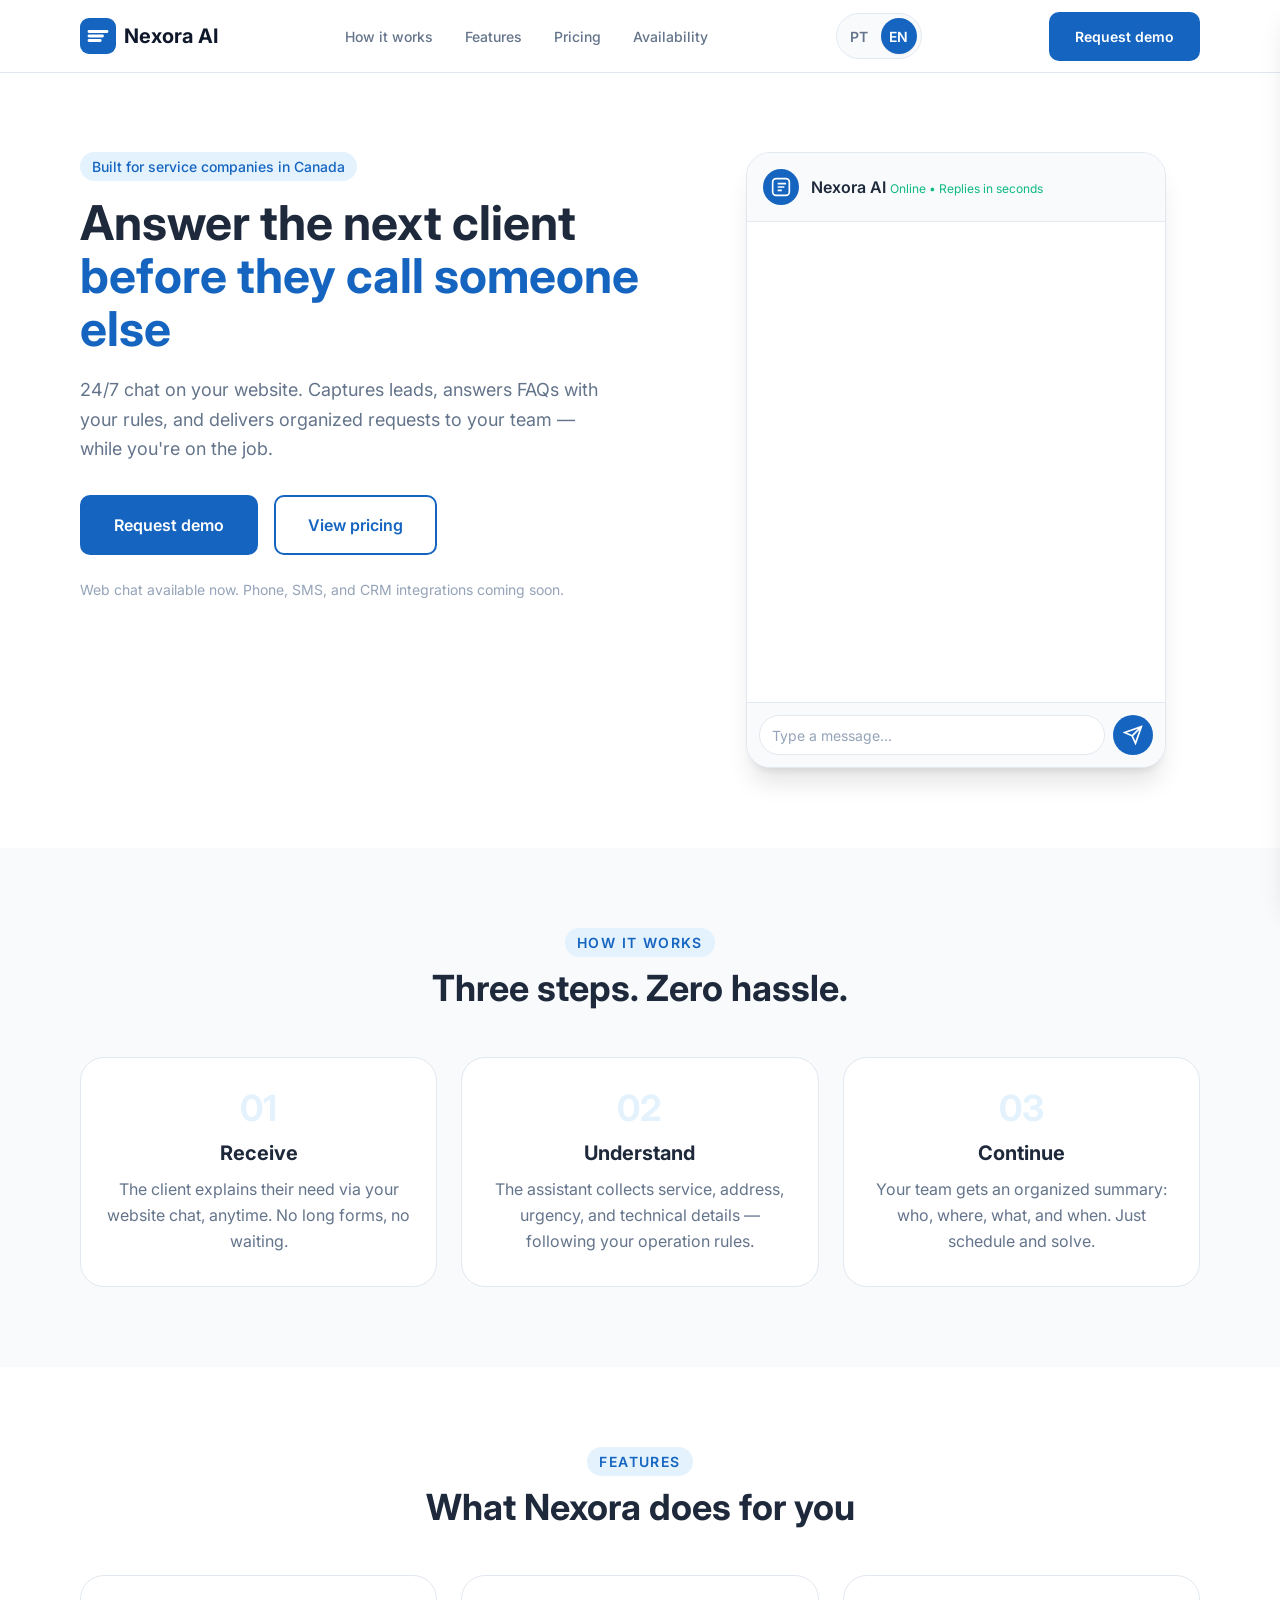
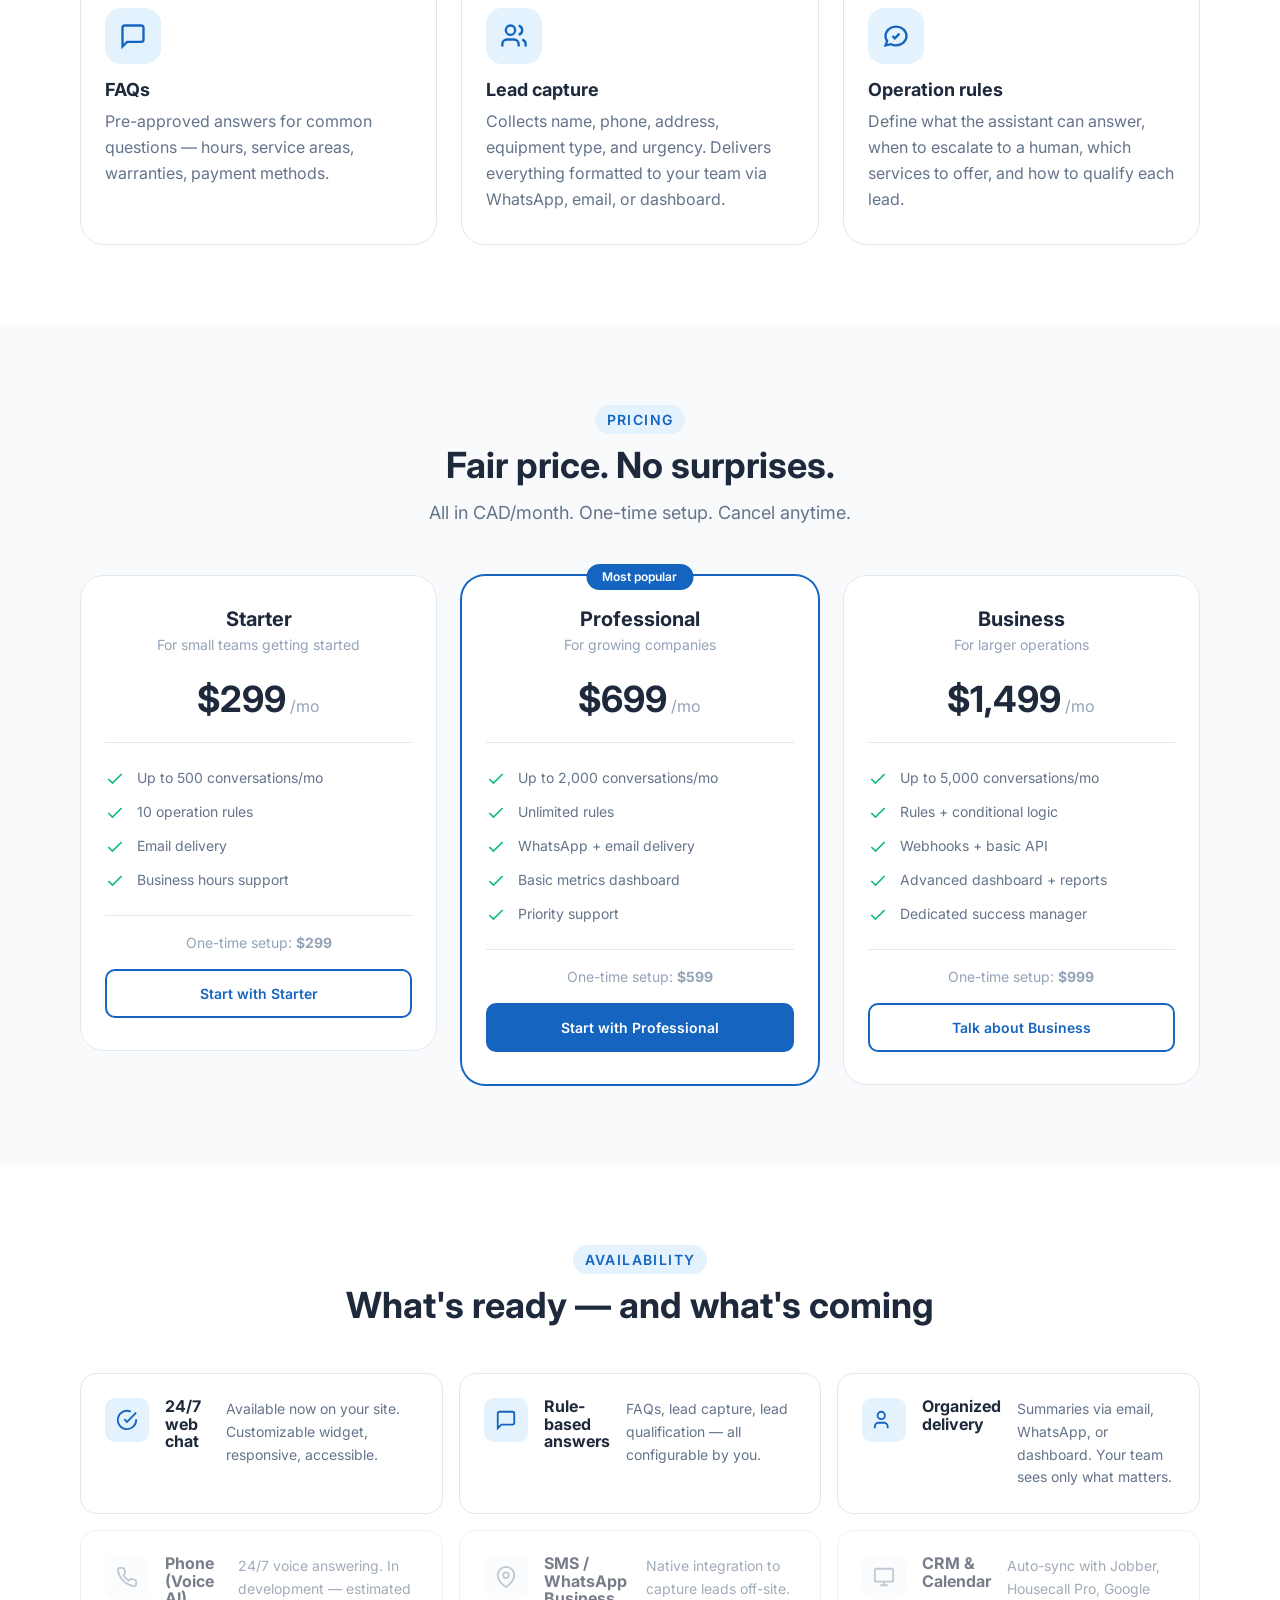
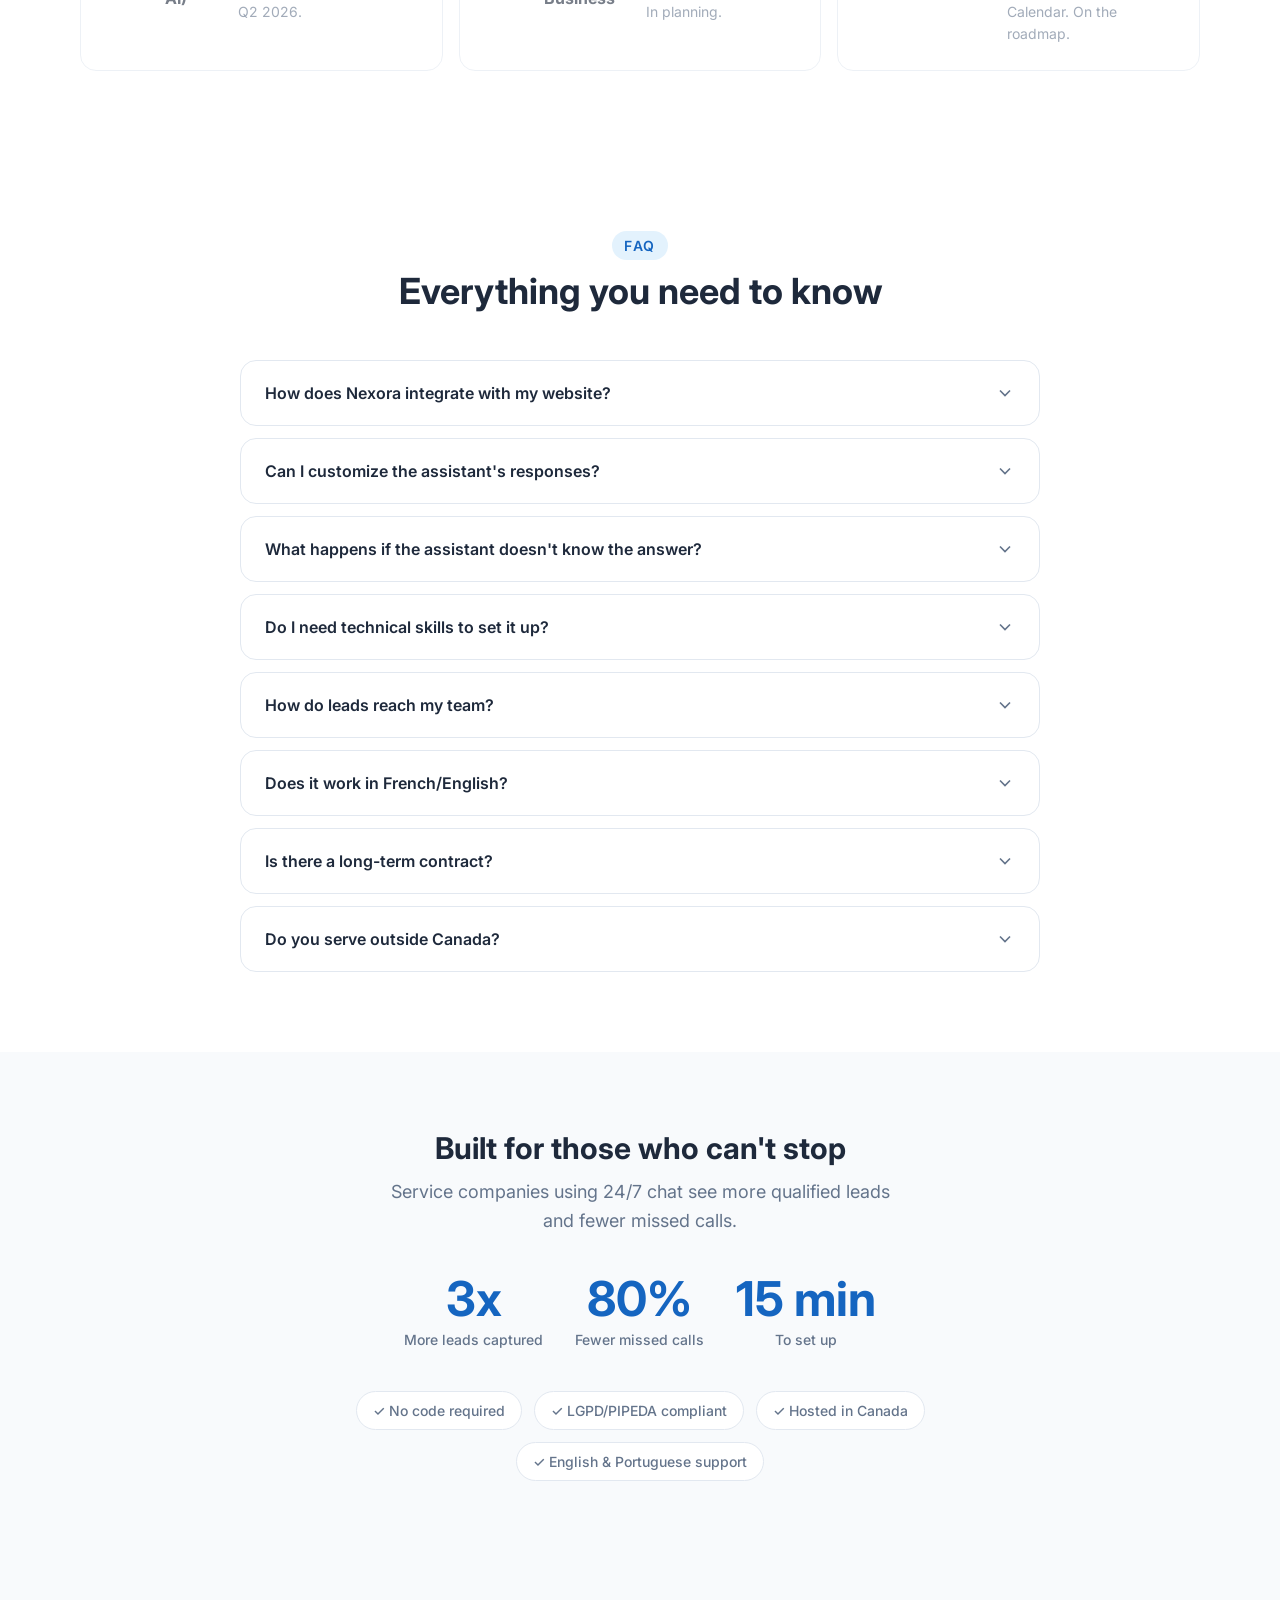
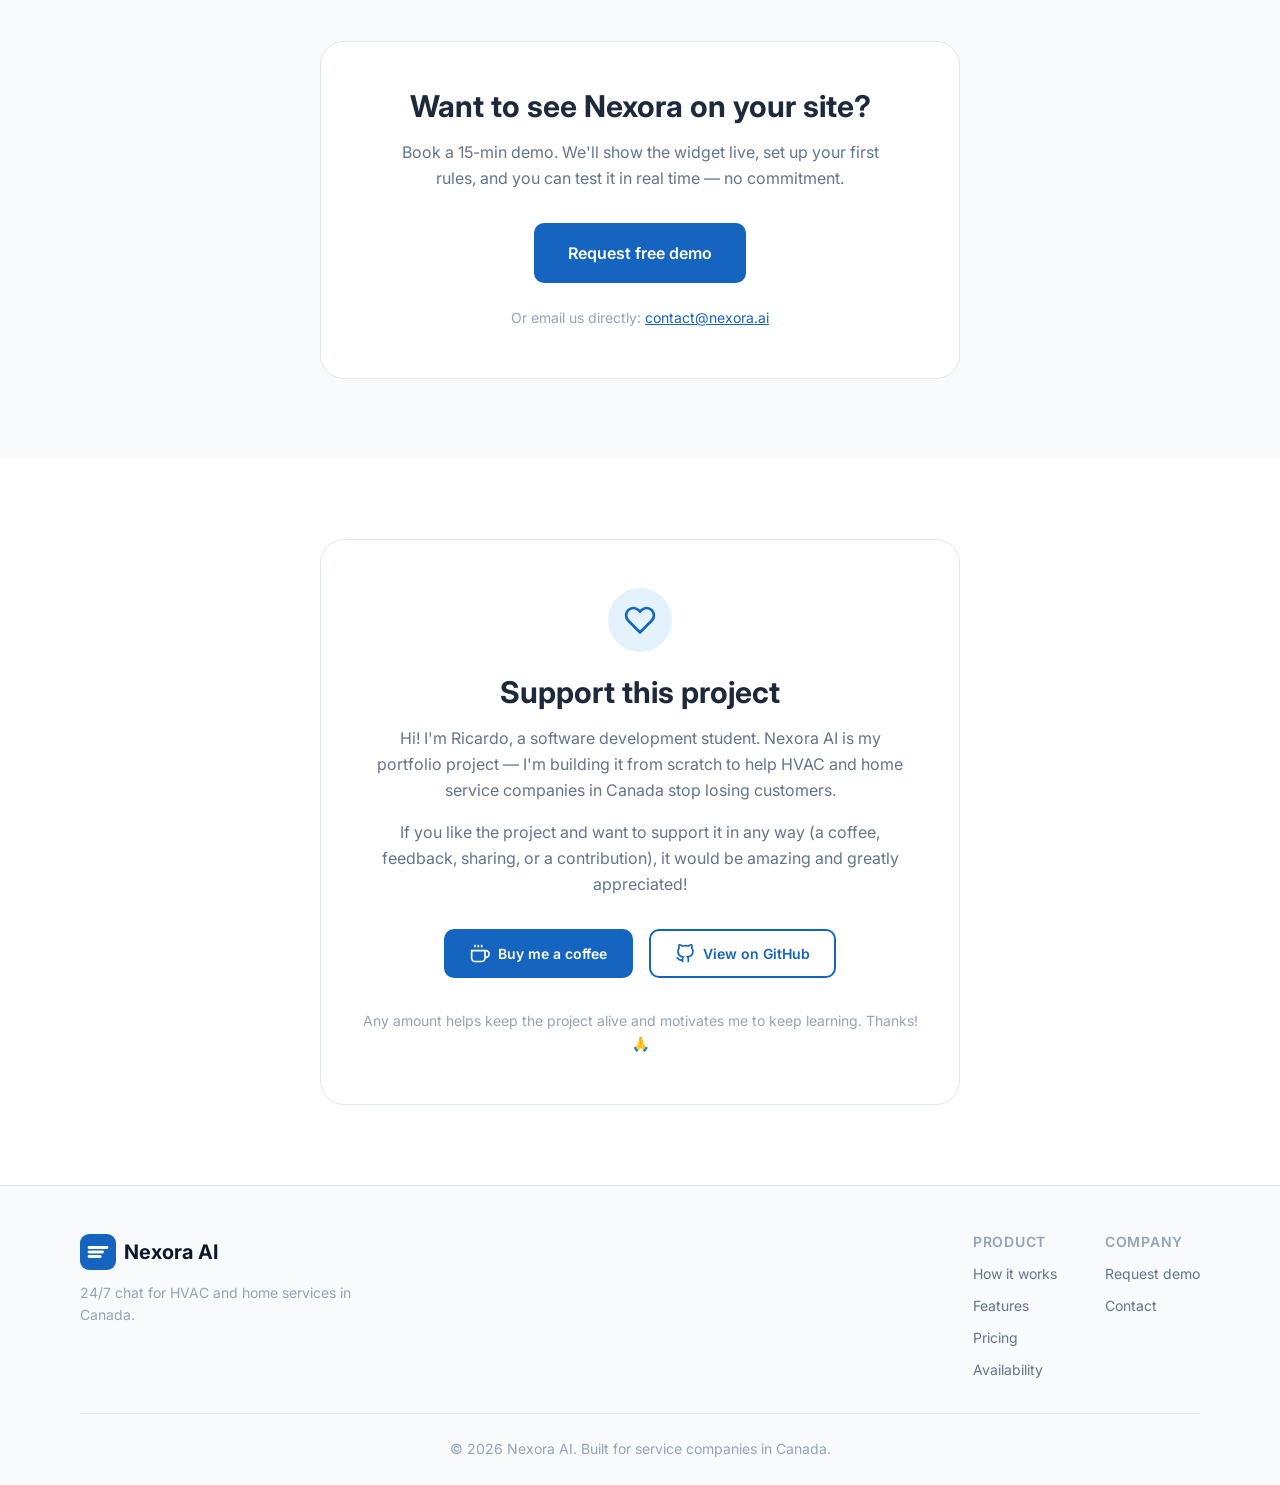
<file: index-en.html>
<!DOCTYPE html>
<html lang="en">
<head>
    <meta charset="UTF-8">
    <meta name="viewport" content="width=device-width, initial-scale=1.0">
    <meta name="description" content="Nexora AI - 24/7 chat for Canadian HVAC and home services companies. Capture leads, answer FAQs with your rules, and organize requests for team follow-up.">
    <title>Nexora AI - 24/7 Chat for HVAC & Home Services in Canada</title>
    <link rel="preconnect" href="https://fonts.googleapis.com">
    <link rel="preconnect" href="https://fonts.gstatic.com" crossorigin>
    <link href="https://fonts.googleapis.com/css2?family=Inter:wght@400;500;600;700&display=swap" rel="stylesheet">
    <link rel="icon" type="image/svg+xml" href="favicon.svg">
    <link rel="apple-touch-icon" href="apple-touch-icon.svg">
    <link rel="stylesheet" href="styles.css">

    <!-- Tawk.to Widget -->
    <script type="text/javascript">
    var Tawk_API=Tawk_API||{}, Tawk_LoadStart=new Date();
    (function(){
    var s1=document.createElement("script"),s0=document.getElementsByTagName("script")[0];
    s1.async=true;
    s1.src='https://embed.tawk.to/6ae8ce852177213c2cfc288a/1k6emdetf';
    s1.charset='UTF-8';
    s1.setAttribute('crossorigin','*');
    s0.parentNode.insertBefore(s1,s0);
    })();
    </script>
</head>
<body>
    <header class="header">
        <div class="container header-container">
            <a href="#" class="logo" aria-label="Nexora AI - Home">
                <svg class="logo-icon" viewBox="0 0 32 32" fill="none" aria-hidden="true">
                    <rect width="32" height="32" rx="8" fill="currentColor"/>
                    <path d="M8 12h16M8 16h12M8 20h10" stroke="white" stroke-width="2.5" stroke-linecap="round"/>
                </svg>
                <span class="logo-text">Nexora AI</span>
            </a>
            <nav class="nav" aria-label="Main navigation">
                <ul class="nav-list">
                    <li><a href="#how-it-works" class="nav-link">How it works</a></li>
                    <li><a href="#features" class="nav-link">Features</a></li>
                    <li><a href="#pricing" class="nav-link">Pricing</a></li>
                    <li><a href="#availability" class="nav-link">Availability</a></li>
                </ul>
            </nav>
            <div class="lang-switcher" role="group" aria-label="Language">
                <button class="lang-btn" data-lang="pt" aria-pressed="false">PT</button>
                <button class="lang-btn is-active" data-lang="en" aria-pressed="true">EN</button>
            </div>
            <a href="#demo" class="btn btn-primary btn-demo">Request demo</a>
        </div>
    </header>

    <main>
        <section class="hero" aria-labelledby="hero-title">
            <div class="container">
                <div class="hero-grid">
                    <div class="hero-content">
                        <span class="hero-badge">Built for service companies in Canada</span>
                        <h1 id="hero-title" class="hero-title">
                            Answer the next client <span class="highlight">before they call someone else</span>
                        </h1>
                        <p class="hero-subtitle">
                            24/7 chat on your website. Captures leads, answers FAQs with your rules, and delivers organized requests to your team — while you're on the job.
                        </p>
                        <div class="hero-actions">
                            <a href="#demo" class="btn btn-primary btn-lg">Request demo</a>
                            <a href="#pricing" class="btn btn-outline btn-lg">View pricing</a>
                        </div>
                        <p class="hero-note">Web chat available now. Phone, SMS, and CRM integrations coming soon.</p>
                    </div>
                    <div class="hero-chat" aria-label="Nexora chat preview">
                        <div class="chat-window">
                            <div class="chat-header">
                                <div class="chat-avatar" aria-hidden="true">
                                    <svg viewBox="0 0 24 24" fill="none" stroke="currentColor" stroke-width="2">
                                        <rect x="2" y="2" width="20" height="20" rx="4"/>
                                        <path d="M8 12h8M8 16h5M8 8h10"/>
                                    </svg>
                                </div>
                                <div class="chat-info">
                                    <span class="chat-name">Nexora AI</span>
                                    <span class="chat-status">Online • Replies in seconds</span>
                                </div>
                            </div>
                            <div class="chat-messages">
                                <div class="message message-bot">
                                    <div class="message-bubble">
                                        <p>Hi! I'm the <strong>Nexora</strong> assistant. How can I help today?</p>
                                    </div>
                                </div>
                                <div class="message message-user">
                                    <div class="message-bubble">
                                        <p>I need AC maintenance. Do you serve Toronto?</p>
                                    </div>
                                </div>
                                <div class="message message-bot">
                                    <div class="message-bubble">
                                        <p>Yes, we cover Toronto and the GTA! To organize your request, I need:</p>
                                        <ul class="message-list">
                                            <li>Full address</li>
                                            <li>Equipment type</li>
                                            <li>Urgency (emergency / this week / flexible)</li>
                                        </ul>
                                    </div>
                                </div>
                                <div class="message message-user">
                                    <div class="message-bubble">
                                        <p>123 Yonge St, Toronto. Central AC Carrier. Not an emergency, but I'd like it this week.</p>
                                    </div>
                                </div>
                                <div class="message message-bot">
                                    <div class="message-bubble message-summary">
                                        <strong>✅ Request captured</strong>
                                        <p class="summary-details">
                                            <span>📍</span> 123 Yonge St, Toronto<br>
                                            <span>❄️</span> Central AC Carrier<br>
                                            <span>⏰</span> This week (not urgent)
                                        </p>
                                        <p>Your team will receive this organized summary. We'll contact you to schedule.</p>
                                    </div>
                                </div>
                            </div>
                            <div class="chat-input-area">
                                <input type="text" placeholder="Type a message..." class="chat-input" aria-label="Message">
                                <button class="chat-send" aria-label="Send">
                                    <svg viewBox="0 0 24 24" fill="none" stroke="currentColor" stroke-width="2">
                                        <path d="M22 2L11 13M22 2l-7 20-4-9-9-4 20-7z"/>
                                    </svg>
                                </button>
                            </div>
                        </div>
                    </div>
                </div>
            </div>
        </section>

        <section id="how-it-works" class="section how-it-works" aria-labelledby="how-title">
            <div class="container">
                <header class="section-header">
                    <span class="section-tag">How it works</span>
                    <h2 id="how-title" class="section-title">Three steps. Zero hassle.</h2>
                </header>
                <div class="steps-grid">
                    <article class="step">
                        <div class="step-number" aria-hidden="true">01</div>
                        <h3 class="step-title">Receive</h3>
                        <p class="step-description">
                            The client explains their need via your website chat, anytime. No long forms, no waiting.
                        </p>
                    </article>
                    <article class="step">
                        <div class="step-number" aria-hidden="true">02</div>
                        <h3 class="step-title">Understand</h3>
                        <p class="step-description">
                            The assistant collects service, address, urgency, and technical details — following your operation rules.
                        </p>
                    </article>
                    <article class="step">
                        <div class="step-number" aria-hidden="true">03</div>
                        <h3 class="step-title">Continue</h3>
                        <p class="step-description">
                            Your team gets an organized summary: who, where, what, and when. Just schedule and solve.
                        </p>
                    </article>
                </div>
            </div>
        </section>

        <section id="features" class="section features" aria-labelledby="features-title">
            <div class="container">
                <header class="section-header">
                    <span class="section-tag">Features</span>
                    <h2 id="features-title" class="section-title">What Nexora does for you</h2>
                </header>
                <div class="features-grid">
                    <article class="feature">
                        <div class="feature-icon" aria-hidden="true">
                            <svg viewBox="0 0 24 24" fill="none" stroke="currentColor" stroke-width="2">
                                <path d="M21 15a2 2 0 0 1-2 2H7l-4 4V5a2 2 0 0 1 2-2h14a2 2 0 0 1 2 2z"/>
                            </svg>
                        </div>
                        <h3 class="feature-title">FAQs</h3>
                        <p class="feature-description">
                            Pre-approved answers for common questions — hours, service areas, warranties, payment methods.
                        </p>
                    </article>
                    <article class="feature">
                        <div class="feature-icon" aria-hidden="true">
                            <svg viewBox="0 0 24 24" fill="none" stroke="currentColor" stroke-width="2">
                                <path d="M16 21v-2a4 4 0 0 0-4-4H6a4 4 0 0 0-4 4v2"/>
                                <circle cx="9" cy="7" r="4"/>
                                <path d="M22 21v-2a4 4 0 0 0-3-3.87M16 3.13a4 4 0 0 1 0 7.75"/>
                            </svg>
                        </div>
                        <h3 class="feature-title">Lead capture</h3>
                        <p class="feature-description">
                            Collects name, phone, address, equipment type, and urgency. Delivers everything formatted to your team via WhatsApp, email, or dashboard.
                        </p>
                    </article>
                    <article class="feature">
                        <div class="feature-icon" aria-hidden="true">
                            <svg viewBox="0 0 24 24" fill="none" stroke="currentColor" stroke-width="2">
                                <path d="M9 12l2 2 4-4"/>
                                <path d="M21 12c0 4.418-4.03 8-9 8a9.863 9.863 0 0 1-4.255-.949L3 20l1.395-3.72C3.514 15.142 3 13.574 3 12c0-4.418 4.03-8 9-8s9 3.582 9 8z"/>
                            </svg>
                        </div>
                        <h3 class="feature-title">Operation rules</h3>
                        <p class="feature-description">
                            Define what the assistant can answer, when to escalate to a human, which services to offer, and how to qualify each lead.
                        </p>
                    </article>
                </div>
            </div>
        </section>

        <section id="pricing" class="section pricing" aria-labelledby="pricing-title">
            <div class="container">
                <header class="section-header">
                    <span class="section-tag">Pricing</span>
                    <h2 id="pricing-title" class="section-title">Fair price. No surprises.</h2>
                    <p class="section-subtitle">All in CAD/month. One-time setup. Cancel anytime.</p>
                </header>
                <div class="pricing-grid">
                    <article class="pricing-card">
                        <header class="pricing-header">
                            <h3 class="pricing-name">Starter</h3>
                            <p class="pricing-desc">For small teams getting started</p>
                        </header>
                        <div class="pricing-price">
                            <span class="price-amount">$299</span>
                            <span class="price-period">/mo</span>
                        </div>
                        <ul class="pricing-features">
                            <li><svg aria-hidden="true" viewBox="0 0 24 24" fill="none" stroke="currentColor" stroke-width="2"><path d="M20 6L9 17l-5-5"/></svg> Up to 500 conversations/mo</li>
                            <li><svg aria-hidden="true" viewBox="0 0 24 24" fill="none" stroke="currentColor" stroke-width="2"><path d="M20 6L9 17l-5-5"/></svg> 10 operation rules</li>
                            <li><svg aria-hidden="true" viewBox="0 0 24 24" fill="none" stroke="currentColor" stroke-width="2"><path d="M20 6L9 17l-5-5"/></svg> Email delivery</li>
                            <li><svg aria-hidden="true" viewBox="0 0 24 24" fill="none" stroke="currentColor" stroke-width="2"><path d="M20 6L9 17l-5-5"/></svg> Business hours support</li>
                        </ul>
                        <div class="pricing-setup">One-time setup: <strong>$299</strong></div>
                        <a href="#demo" class="btn btn-outline btn-block">Start with Starter</a>
                    </article>
                    <article class="pricing-card pricing-card--popular">
                        <div class="popular-badge">Most popular</div>
                        <header class="pricing-header">
                            <h3 class="pricing-name">Professional</h3>
                            <p class="pricing-desc">For growing companies</p>
                        </header>
                        <div class="pricing-price">
                            <span class="price-amount">$699</span>
                            <span class="price-period">/mo</span>
                        </div>
                        <ul class="pricing-features">
                            <li><svg aria-hidden="true" viewBox="0 0 24 24" fill="none" stroke="currentColor" stroke-width="2"><path d="M20 6L9 17l-5-5"/></svg> Up to 2,000 conversations/mo</li>
                            <li><svg aria-hidden="true" viewBox="0 0 24 24" fill="none" stroke="currentColor" stroke-width="2"><path d="M20 6L9 17l-5-5"/></svg> Unlimited rules</li>
                            <li><svg aria-hidden="true" viewBox="0 0 24 24" fill="none" stroke="currentColor" stroke-width="2"><path d="M20 6L9 17l-5-5"/></svg> WhatsApp + email delivery</li>
                            <li><svg aria-hidden="true" viewBox="0 0 24 24" fill="none" stroke="currentColor" stroke-width="2"><path d="M20 6L9 17l-5-5"/></svg> Basic metrics dashboard</li>
                            <li><svg aria-hidden="true" viewBox="0 0 24 24" fill="none" stroke="currentColor" stroke-width="2"><path d="M20 6L9 17l-5-5"/></svg> Priority support</li>
                        </ul>
                        <div class="pricing-setup">One-time setup: <strong>$599</strong></div>
                        <a href="#demo" class="btn btn-primary btn-block">Start with Professional</a>
                    </article>
                    <article class="pricing-card">
                        <header class="pricing-header">
                            <h3 class="pricing-name">Business</h3>
                            <p class="pricing-desc">For larger operations</p>
                        </header>
                        <div class="pricing-price">
                            <span class="price-amount">$1,499</span>
                            <span class="price-period">/mo</span>
                        </div>
                        <ul class="pricing-features">
                            <li><svg aria-hidden="true" viewBox="0 0 24 24" fill="none" stroke="currentColor" stroke-width="2"><path d="M20 6L9 17l-5-5"/></svg> Up to 5,000 conversations/mo</li>
                            <li><svg aria-hidden="true" viewBox="0 0 24 24" fill="none" stroke="currentColor" stroke-width="2"><path d="M20 6L9 17l-5-5"/></svg> Rules + conditional logic</li>
                            <li><svg aria-hidden="true" viewBox="0 0 24 24" fill="none" stroke="currentColor" stroke-width="2"><path d="M20 6L9 17l-5-5"/></svg> Webhooks + basic API</li>
                            <li><svg aria-hidden="true" viewBox="0 0 24 24" fill="none" stroke="currentColor" stroke-width="2"><path d="M20 6L9 17l-5-5"/></svg> Advanced dashboard + reports</li>
                            <li><svg aria-hidden="true" viewBox="0 0 24 24" fill="none" stroke="currentColor" stroke-width="2"><path d="M20 6L9 17l-5-5"/></svg> Dedicated success manager</li>
                        </ul>
                        <div class="pricing-setup">One-time setup: <strong>$999</strong></div>
                        <a href="#demo" class="btn btn-outline btn-block">Talk about Business</a>
                    </article>
                </div>
            </div>
        </section>

        <section id="availability" class="section availability" aria-labelledby="availability-title">
            <div class="container">
                <header class="section-header">
                    <span class="section-tag">Availability</span>
                    <h2 id="availability-title" class="section-title">What's ready — and what's coming</h2>
                </header>
                <div class="availability-grid">
                    <div class="availability-item available">
                        <div class="availability-icon" aria-hidden="true">
                            <svg viewBox="0 0 24 24" fill="none" stroke="currentColor" stroke-width="2"><path d="M22 11.08V12a10 10 0 1 1-5.93-9.14"/><path d="M22 4L12 14.01l-3-3"/></svg>
                        </div>
                        <h3>24/7 web chat</h3>
                        <p>Available now on your site. Customizable widget, responsive, accessible.</p>
                    </div>
                    <div class="availability-item available">
                        <div class="availability-icon" aria-hidden="true">
                            <svg viewBox="0 0 24 24" fill="none" stroke="currentColor" stroke-width="2"><path d="M21 15a2 2 0 0 1-2 2H7l-4 4V5a2 2 0 0 1 2-2h14a2 2 0 0 1 2 2z"/></svg>
                        </div>
                        <h3>Rule-based answers</h3>
                        <p>FAQs, lead capture, lead qualification — all configurable by you.</p>
                    </div>
                    <div class="availability-item available">
                        <div class="availability-icon" aria-hidden="true">
                            <svg viewBox="0 0 24 24" fill="none" stroke="currentColor" stroke-width="2"><path d="M16 21v-2a4 4 0 0 0-4-4H6a4 4 0 0 0-4 4v2"/><circle cx="9" cy="7" r="4"/></svg>
                        </div>
                        <h3>Organized delivery</h3>
                        <p>Summaries via email, WhatsApp, or dashboard. Your team sees only what matters.</p>
                    </div>
                    <div class="availability-item coming-soon">
                        <div class="availability-icon" aria-hidden="true">
                            <svg viewBox="0 0 24 24" fill="none" stroke="currentColor" stroke-width="2"><path d="M22 16.92v3a2 2 0 0 1-2.18 2 19.79 19.79 0 0 1-8.63-3.07 19.5 19.5 0 0 1-6-6 19.79 19.79 0 0 1-3.07-8.67A2 2 0 0 1 4.11 2h3a2 2 0 0 1 2 1.72 12.84 12.84 0 0 0 .7 2.81 2 2 0 0 1-.45 2.11L8.09 9.91a16 16 0 0 0 6 6l1.27-1.27a2 2 0 0 1 2.11-.45 12.84 12.84 0 0 0 2.81.7A2 2 0 0 1 22 16.92z"/></svg>
                        </div>
                        <h3>Phone (Voice AI)</h3>
                        <p>24/7 voice answering. In development — estimated Q2 2026.</p>
                    </div>
                    <div class="availability-item coming-soon">
                        <div class="availability-icon" aria-hidden="true">
                            <svg viewBox="0 0 24 24" fill="none" stroke="currentColor" stroke-width="2"><path d="M21 10c0 7-9 13-9 13s-9-6-9-13a9 9 0 0 1 18 0z"/><circle cx="12" cy="10" r="3"/></svg>
                        </div>
                        <h3>SMS / WhatsApp Business</h3>
                        <p>Native integration to capture leads off-site. In planning.</p>
                    </div>
                    <div class="availability-item coming-soon">
                        <div class="availability-icon" aria-hidden="true">
                            <svg viewBox="0 0 24 24" fill="none" stroke="currentColor" stroke-width="2"><rect x="2" y="3" width="20" height="14" rx="2"/><path d="M8 21h8M12 17v4"/></svg>
                        </div>
                        <h3>CRM & Calendar</h3>
                        <p>Auto-sync with Jobber, Housecall Pro, Google Calendar. On the roadmap.</p>
                    </div>
                </div>
            </div>
        </section>

        <section id="faq" class="section faq" aria-labelledby="faq-title">
            <div class="container">
                <header class="section-header">
                    <span class="section-tag">FAQ</span>
                    <h2 id="faq-title" class="section-title">Everything you need to know</h2>
                </header>
                <div class="faq-grid">
                    <details class="faq-item">
                        <summary class="faq-question">How does Nexora integrate with my website?</summary>
                        <div class="faq-answer">
                            <p>Just add one line of code to your site's <code><head></code>. The widget appears in the bottom right. Works on WordPress, Wix, Shopify, plain HTML — any platform.</p>
                        </div>
                    </details>
                    <details class="faq-item">
                        <summary class="faq-question">Can I customize the assistant's responses?</summary>
                        <div class="faq-answer">
                            <p>Yes. You define the rules: which questions to answer, what info to collect, when to escalate to a human. The dashboard lets you edit everything without code.</p>
                        </div>
                    </details>
                    <details class="faq-item">
                        <summary class="faq-question">What happens if the assistant doesn't know the answer?</summary>
                        <div class="faq-answer">
                            <p>It flags the conversation as "needs human" and notifies your team instantly (WhatsApp/email). The client knows someone will follow up.</p>
                        </div>
                    </details>
                    <details class="faq-item">
                        <summary class="faq-question">Do I need technical skills to set it up?</summary>
                        <div class="faq-answer">
                            <p>No. We do the initial config together on the demo call (15 min). After that, you edit rules in a visual Notion-like panel. Support included in all plans.</p>
                        </div>
                    </details>
                    <details class="faq-item">
                        <summary class="faq-question">How do leads reach my team?</summary>
                        <div class="faq-answer">
                            <p>Formatted summary via WhatsApp, email, or web dashboard. Includes: name, phone, address, equipment, urgency, conversation history. Your team just schedules.</p>
                        </div>
                    </details>
                    <details class="faq-item">
                        <summary class="faq-question">Does it work in French/English?</summary>
                        <div class="faq-answer">
                            <p>The widget detects browser language. Responses can be configured in multiple languages. Dashboard available in PT/EN.</p>
                        </div>
                    </details>
                    <details class="faq-item">
                        <summary class="faq-question">Is there a long-term contract?</summary>
                        <div class="faq-answer">
                            <p>No. Month-to-month, cancel anytime. Setup is one-time (initial config). If you cancel and come back, no setup fee again.</p>
                        </div>
                    </details>
                    <details class="faq-item">
                        <summary class="faq-question">Do you serve outside Canada?</summary>
                        <div class="faq-answer">
                            <p>Currently focused on the Canadian market (HVAC/home services). If you operate elsewhere, let's talk — we're expanding.</p>
                        </div>
                    </details>
                </div>
            </div>
        </section>

        <section class="section trust" aria-labelledby="trust-title">
            <div class="container">
                <div class="trust-content">
                    <h2 id="trust-title" class="trust-title">Built for those who can't stop</h2>
                    <p class="trust-subtitle">Service companies using 24/7 chat see more qualified leads and fewer missed calls.</p>
                    <div class="trust-stats">
                        <div class="trust-stat">
                            <span class="trust-number">3x</span>
                            <span class="trust-label">More leads captured</span>
                        </div>
                        <div class="trust-stat">
                            <span class="trust-number">80%</span>
                            <span class="trust-label">Fewer missed calls</span>
                        </div>
                        <div class="trust-stat">
                            <span class="trust-number">15 min</span>
                            <span class="trust-label">To set up</span>
                        </div>
                    </div>
                    <div class="trust-badges">
                        <span class="trust-badge">✓ No code required</span>
                        <span class="trust-badge">✓ LGPD/PIPEDA compliant</span>
                        <span class="trust-badge">✓ Hosted in Canada</span>
                        <span class="trust-badge">✓ English & Portuguese support</span>
                    </div>
                </div>
            </div>
        </section>

        <section id="demo" class="section cta" aria-labelledby="cta-title">
            <div class="container">
                <div class="cta-card">
                    <h2 id="cta-title" class="cta-title">Want to see Nexora on your site?</h2>
                    <p class="cta-description">
                        Book a 15-min demo. We'll show the widget live, set up your first rules, and you can test it in real time — no commitment.
                    </p>
                    <a href="mailto:demo@nexora.ai?subject=Demo%20Nexora%20AI&body=Hello,%20I'd%20like%20to%20book%20a%20demo%20of%20Nexora%20AI%20for%20my%20company." class="btn btn-primary btn-lg">Request free demo</a>
                    <p class="cta-note">Or email us directly: <a href="mailto:contact@nexora.ai">contact@nexora.ai</a></p>
                </div>
            </div>
        </section>
    </main>

        <section class="section support" aria-labelledby="support-title">
            <div class="container">
                <div class="support-card">
                    <div class="support-icon" aria-hidden="true">
                        <svg viewBox="0 0 24 24" fill="none" stroke="currentColor" stroke-width="2">
                            <path d="M20.84 4.61a5.5 5.5 0 0 0-7.78 0L12 5.67l-1.06-1.06a5.5 5.5 0 0 0-7.78 7.78l1.06 1.06L12 21.23l7.78-7.78 1.06-1.06a5.5 5.5 0 0 0 0-7.78z"/>
                        </svg>
                    </div>
                    <h2 id="support-title" class="support-title">Support this project</h2>
                    <p class="support-text">
                        Hi! I'm Ricardo, a software development student.
                        Nexora AI is my portfolio project — I'm building it from scratch to help
                        HVAC and home service companies in Canada stop losing customers.
                    </p>
                    <p class="support-text">
                        If you like the project and want to support it in any way
                        (a coffee, feedback, sharing, or a contribution),
                        it would be amazing and greatly appreciated!
                    </p>
                    <div class="support-actions">
                        <a href="https://buymeacoffee.com/ricardoturri" target="_blank" rel="noopener" class="btn btn-primary">
                            <svg viewBox="0 0 24 24" fill="none" stroke="currentColor" stroke-width="2" aria-hidden="true">
                                <path d="M18 8h1a4 4 0 0 1 0 8h-1"/>
                                <path d="M2 8h16v9a4 4 0 0 1-4 4H6a4 4 0 0 1-4-4V8z"/>
                                <line x1="6" y1="1" x2="6" y2="4"/>
                                <line x1="10" y1="1" x2="10" y2="4"/>
                                <line x1="14" y1="1" x2="14" y2="4"/>
                            </svg>
                            Buy me a coffee
                        </a>
                        <a href="https://github.com/RichardTurri/Nexora-Ai" target="_blank" rel="noopener" class="btn btn-outline">
                            <svg viewBox="0 0 24 24" fill="none" stroke="currentColor" stroke-width="2" aria-hidden="true">
                                <path d="M9 19c-5 1.5-5-2.5-7-3m14 6v-3.87a3.37 3.37 0 0 0-.94-2.61c3.14-.35 6.44-1.54 6.44-7A5.44 5.44 0 0 0 20 4.77 5.07 5.07 0 0 0 19.91 1S18.73.65 16 2.48a13.38 13.38 0 0 0-7 0C6.27.65 5.09 1 5.09 1A5.07 5.07 0 0 0 5 4.77a5.44 5.44 0 0 0-1.5 3.78c0 5.42 3.3 6.61 6.44 7A3.37 3.37 0 0 0 9 18.13V22"/>
                            </svg>
                            View on GitHub
                        </a>
                    </div>
                    <p class="support-note">Any amount helps keep the project alive and motivates me to keep learning. Thanks! 🙏</p>
                </div>
            </div>
        </section>

    <footer class="footer" role="contentinfo">
        <div class="container">
            <div class="footer-grid">
                <div class="footer-brand">
                    <a href="#" class="logo" aria-label="Nexora AI - Home">
                        <svg class="logo-icon" viewBox="0 0 32 32" fill="none" aria-hidden="true">
                            <rect width="32" height="32" rx="8" fill="currentColor"/>
                            <path d="M8 12h16M8 16h12M8 20h10" stroke="white" stroke-width="2.5" stroke-linecap="round"/>
                        </svg>
                        <span class="logo-text">Nexora AI</span>
                    </a>
                    <p class="footer-tagline">24/7 chat for HVAC and home services in Canada.</p>
                </div>
                <nav class="footer-nav" aria-label="Footer links">
                    <div class="footer-nav-group">
                        <h4>Product</h4>
                        <ul>
                            <li><a href="#how-it-works">How it works</a></li>
                            <li><a href="#features">Features</a></li>
                            <li><a href="#pricing">Pricing</a></li>
                            <li><a href="#availability">Availability</a></li>
                        </ul>
                    </div>
                    <div class="footer-nav-group">
                        <h4>Company</h4>
                        <ul>
                            <li><a href="#demo">Request demo</a></li>
                            <li><a href="mailto:contact@nexora.ai">Contact</a></li>
                        </ul>
                    </div>
                </nav>
            </div>
            <div class="footer-bottom">
                <p class="copyright">© 2026 Nexora AI. Built for service companies in Canada.</p>
            </div>
        </div>
    </footer>

    <script src="script.js"></script>
</body>
</html>
</file>
<file: styles.css>
/* ============================================================
   Nexora AI - Styles
   Modern, responsive, accessible landing page
   ============================================================ */

/* --- CSS Custom Properties (Design Tokens) --- */
:root {
    /* Colors */
    --color-primary: #1565c0;
    --color-primary-dark: #0d47a1;
    --color-primary-light: #e3f2fd;
    --color-secondary: #0f172a;
    --color-accent: #f59e0b;
    --color-success: #10b981;
    --color-error: #ef4444;

    --color-bg: #ffffff;
    --color-bg-alt: #f8fafc;
    --color-bg-dark: #0f172a;
    --color-surface: #ffffff;
    --color-surface-elevated: #ffffff;

    --color-text: #1e293b;
    --color-text-secondary: #64748b;
    --color-text-muted: #94a3b8;
    --color-text-inverse: #ffffff;

    --color-border: #e2e8f0;
    --color-border-focus: #1565c0;

    /* Shadows */
    --shadow-sm: 0 1px 2px 0 rgb(0 0 0 / 0.05);
    --shadow-md: 0 4px 6px -1px rgb(0 0 0 / 0.1), 0 2px 4px -2px rgb(0 0 0 / 0.1);
    --shadow-lg: 0 10px 15px -3px rgb(0 0 0 / 0.1), 0 4px 6px -4px rgb(0 0 0 / 0.1);
    --shadow-xl: 0 20px 25px -5px rgb(0 0 0 / 0.1), 0 8px 10px -6px rgb(0 0 0 / 0.1);

    /* Radius */
    --radius-sm: 6px;
    --radius-md: 10px;
    --radius-lg: 16px;
    --radius-xl: 24px;
    --radius-full: 9999px;

    /* Spacing */
    --space-1: 4px;
    --space-2: 8px;
    --space-3: 12px;
    --space-4: 16px;
    --space-5: 20px;
    --space-6: 24px;
    --space-8: 32px;
    --space-10: 40px;
    --space-12: 48px;
    --space-16: 64px;
    --space-20: 80px;

    /* Typography */
    --font-family: 'Inter', -apple-system, BlinkMacSystemFont, 'Segoe UI', Roboto, sans-serif;
    --font-size-xs: 0.75rem;    /* 12px */
    --font-size-sm: 0.875rem;   /* 14px */
    --font-size-base: 1rem;     /* 16px */
    --font-size-lg: 1.125rem;   /* 18px */
    --font-size-xl: 1.25rem;    /* 20px */
    --font-size-2xl: 1.5rem;    /* 24px */
    --font-size-3xl: 1.875rem;  /* 30px */
    --font-size-4xl: 2.25rem;   /* 36px */
    --font-size-5xl: 3rem;      /* 48px */

    --font-weight-normal: 400;
    --font-weight-medium: 500;
    --font-weight-semibold: 600;
    --font-weight-bold: 700;

    --line-height-tight: 1.1;
    --line-height-normal: 1.5;
    --line-height-relaxed: 1.625;

    /* Transitions */
    --transition-fast: 150ms ease;
    --transition-normal: 250ms ease;
    --transition-slow: 350ms ease;

    /* Z-index */
    --z-dropdown: 100;
    --z-sticky: 200;
    --z-fixed: 300;
    --z-modal: 400;
    --z-toast: 500;
}

/* Dark mode support */
@media (prefers-color-scheme: dark) {
    :root {
        --color-bg: #0f172a;
        --color-bg-alt: #1e293b;
        --color-surface: #1e293b;
        --color-surface-elevated: #334155;
        --color-text: #f1f5f9;
        --color-text-secondary: #94a3b8;
        --color-text-muted: #64748b;
        --color-border: #334155;
        --color-primary-light: #1e3a5f;
    }
}

/* --- Reset & Base --- */
*, *::before, *::after {
    box-sizing: border-box;
    margin: 0;
    padding: 0;
}

html {
    scroll-behavior: smooth;
    -webkit-text-size-adjust: 100%;
}

body {
    font-family: var(--font-family);
    font-size: var(--font-size-base);
    line-height: var(--line-height-normal);
    color: var(--color-text);
    background-color: var(--color-bg);
    -webkit-font-smoothing: antialiased;
    -moz-osx-font-smoothing: grayscale;
}

img, svg, video, canvas, audio, iframe, embed, object {
    display: block;
    max-width: 100%;
}

a {
    color: inherit;
    text-decoration: none;
}

ul, ol {
    list-style: none;
}

button {
    font-family: inherit;
    font-size: inherit;
    line-height: inherit;
    background: none;
    border: none;
    cursor: pointer;
}

input, textarea, select {
    font-family: inherit;
    font-size: inherit;
    line-height: inherit;
}

/* Focus visible for accessibility */
:focus-visible {
    outline: 2px solid var(--color-border-focus);
    outline-offset: 2px;
}

/* Skip link for accessibility */
.skip-link {
    position: absolute;
    top: -100%;
    left: var(--space-4);
    padding: var(--space-2) var(--space-4);
    background: var(--color-primary);
    color: white;
    border-radius: var(--radius-md);
    z-index: var(--z-toast);
    transition: top var(--transition-fast);
}
.skip-link:focus {
    top: var(--space-4);
}

/* --- Layout Utilities --- */
.container {
    width: 100%;
    max-width: 1200px;
    margin: 0 auto;
    padding: 0 var(--space-6);
}

@media (min-width: 640px) {
    .container { padding: 0 var(--space-8); }
}

@media (min-width: 1024px) {
    .container { padding: 0 var(--space-10); }
}

/* --- Typography --- */
h1, h2, h3, h4, h5, h6 {
    font-weight: var(--font-weight-bold);
    line-height: var(--line-height-tight);
    color: var(--color-text);
}

.section-header {
    text-align: center;
    margin-bottom: var(--space-12);
}

.section-tag {
    display: inline-block;
    font-size: var(--font-size-sm);
    font-weight: var(--font-weight-semibold);
    text-transform: uppercase;
    letter-spacing: 0.1em;
    color: var(--color-primary);
    background: var(--color-primary-light);
    padding: var(--space-1) var(--space-3);
    border-radius: var(--radius-full);
    margin-bottom: var(--space-3);
}

.section-title {
    font-size: var(--font-size-3xl);
    max-width: 700px;
    margin: 0 auto;
}

@media (min-width: 768px) {
    .section-title { font-size: var(--font-size-4xl); }
}

.section-subtitle {
    font-size: var(--font-size-lg);
    color: var(--color-text-secondary);
    margin-top: var(--space-3);
}

.highlight {
    color: var(--color-primary);
}

p {
    color: var(--color-text-secondary);
    line-height: var(--line-height-relaxed);
}

/* --- Buttons --- */
.btn {
    display: inline-flex;
    align-items: center;
    justify-content: center;
    gap: var(--space-2);
    font-weight: var(--font-weight-semibold);
    font-size: var(--font-size-sm);
    padding: var(--space-3) var(--space-6);
    border-radius: var(--radius-md);
    transition: all var(--transition-fast);
    white-space: nowrap;
}

.btn:disabled {
    opacity: 0.5;
    cursor: not-allowed;
}

.btn-lg {
    padding: var(--space-4) var(--space-8);
    font-size: var(--font-size-base);
}

.btn-block {
    width: 100%;
}

.btn-primary {
    background: var(--color-primary);
    color: white;
    border: 2px solid var(--color-primary);
}

.btn-primary:hover:not(:disabled) {
    background: var(--color-primary-dark);
    border-color: var(--color-primary-dark);
    transform: translateY(-1px);
    box-shadow: var(--shadow-md);
}

.btn-outline {
    background: transparent;
    color: var(--color-primary);
    border: 2px solid var(--color-primary);
}

.btn-outline:hover:not(:disabled) {
    background: var(--color-primary-light);
    transform: translateY(-1px);
}

/* --- Header --- */
.header {
    position: fixed;
    top: 0;
    left: 0;
    right: 0;
    z-index: var(--z-fixed);
    background: rgba(255, 255, 255, 0.9);
    backdrop-filter: blur(12px);
    border-bottom: 1px solid var(--color-border);
    transition: box-shadow var(--transition-normal);
}

@media (prefers-color-scheme: dark) {
    .header {
        background: rgba(15, 23, 42, 0.9);
    }
}

.header-container {
    display: flex;
    align-items: center;
    justify-content: space-between;
    height: 72px;
    gap: var(--space-6);
}

.logo {
    display: flex;
    align-items: center;
    gap: var(--space-2);
    font-weight: var(--font-weight-bold);
    font-size: var(--font-size-xl);
    color: var(--color-secondary);
}

.logo-icon {
    width: 36px;
    height: 36px;
    color: var(--color-primary);
    flex-shrink: 0;
}

.nav-list {
    display: none;
    gap: var(--space-8);
}

@media (min-width: 768px) {
    .nav-list { display: flex; }
}

.nav-link {
    font-weight: var(--font-weight-medium);
    font-size: var(--font-size-sm);
    color: var(--color-text-secondary);
    transition: color var(--transition-fast);
    position: relative;
}

.nav-link::after {
    content: '';
    position: absolute;
    bottom: -4px;
    left: 0;
    width: 0;
    height: 2px;
    background: var(--color-primary);
    transition: width var(--transition-normal);
}

.nav-link:hover {
    color: var(--color-primary);
}

.nav-link:hover::after {
    width: 100%;
}

.btn-demo {
    display: none;
}

@media (min-width: 768px) {
    .btn-demo { display: inline-flex; }
}

/* Language Switcher */
.lang-switcher {
    display: flex;
    gap: var(--space-1);
    background: var(--color-bg-alt);
    padding: var(--space-1);
    border-radius: var(--radius-full);
    border: 1px solid var(--color-border);
}

.lang-btn {
    display: flex;
    align-items: center;
    justify-content: center;
    width: 36px;
    height: 36px;
    font-weight: var(--font-weight-semibold);
    font-size: var(--font-size-sm);
    color: var(--color-text-secondary);
    background: transparent;
    border: none;
    border-radius: var(--radius-full);
    cursor: pointer;
    transition: all var(--transition-fast);
}

.lang-btn:hover {
    color: var(--color-primary);
    background: var(--color-bg);
}

.lang-btn.is-active {
    color: white;
    background: var(--color-primary);
    box-shadow: var(--shadow-sm);
}

.lang-btn:focus-visible {
    outline: 2px solid var(--color-border-focus);
    outline-offset: 2px;
}

@media (max-width: 767px) {
    .lang-switcher {
        display: none; /* Hidden on mobile, shown in mobile nav */
    }
}

/* Hamburger Button (Mobile) */
.hamburger {
    display: flex;
    flex-direction: column;
    justify-content: space-between;
    width: 28px;
    height: 20px;
    padding: 0;
    background: transparent;
    border: none;
    cursor: pointer;
    z-index: var(--z-modal);
}

@media (min-width: 768px) {
    .hamburger { display: none; }
}

.hamburger-line {
    display: block;
    width: 100%;
    height: 2px;
    background: var(--color-secondary);
    border-radius: 2px;
    transition: transform var(--transition-normal), opacity var(--transition-normal);
}

.hamburger[aria-expanded="true"] .hamburger-line:nth-child(1) {
    transform: translateY(9px) rotate(45deg);
}
.hamburger[aria-expanded="true"] .hamburger-line:nth-child(2) {
    opacity: 0;
}
.hamburger[aria-expanded="true"] .hamburger-line:nth-child(3) {
    transform: translateY(-9px) rotate(-45deg);
}

/* Mobile Nav Panel */
.mobile-nav {
    position: fixed;
    top: 0;
    right: 0;
    bottom: 0;
    width: 100%;
    max-width: 320px;
    background: var(--color-surface);
    border-left: 1px solid var(--color-border);
    box-shadow: var(--shadow-xl);
    z-index: var(--z-modal);
    transform: translateX(100%);
    transition: transform var(--transition-normal);
    padding: calc(72px + var(--space-6)) var(--space-6) var(--space-6);
    overflow-y: auto;
}

.mobile-nav.is-open {
    transform: translateX(0);
}

.mobile-nav-list {
    display: flex;
    flex-direction: column;
    gap: var(--space-1);
}

.mobile-nav-link {
    display: block;
    padding: var(--space-4) var(--space-2);
    font-weight: var(--font-weight-medium);
    font-size: var(--font-size-base);
    color: var(--color-text);
    border-radius: var(--radius-md);
    transition: background var(--transition-fast), color var(--transition-fast);
}

.mobile-nav-link:hover {
    background: var(--color-bg-alt);
    color: var(--color-primary);
}

.mobile-nav-cta {
    margin-top: var(--space-4);
    text-align: center;
    background: var(--color-primary) !important;
    color: white !important;
    font-weight: var(--font-weight-semibold);
}

.mobile-nav-cta:hover {
    background: var(--color-primary-dark) !important;
    color: white !important;
}

/* Mobile Language Switcher */
.mobile-nav-lang {
    display: flex;
    gap: var(--space-2);
    justify-content: center;
    padding: var(--space-4) var(--space-2) var(--space-2);
    margin-top: var(--space-4);
    border-top: 1px solid var(--color-border);
}

.mobile-lang-btn {
    display: flex;
    align-items: center;
    justify-content: center;
    width: 44px;
    height: 44px;
    font-weight: var(--font-weight-semibold);
    font-size: var(--font-size-sm);
    color: var(--color-text-secondary);
    background: var(--color-bg-alt);
    border: 1px solid var(--color-border);
    border-radius: var(--radius-full);
    cursor: pointer;
    transition: all var(--transition-fast);
}

.mobile-lang-btn:hover {
    color: var(--color-primary);
    border-color: var(--color-primary);
    background: var(--color-bg);
}

.mobile-lang-btn.is-active {
    color: white;
    background: var(--color-primary);
    border-color: var(--color-primary);
}

.mobile-lang-btn:focus-visible {
    outline: 2px solid var(--color-border-focus);
    outline-offset: 2px;
}

/* Mobile Nav Overlay */
.mobile-nav-overlay {
    position: fixed;
    inset: 0;
    background: rgba(0, 0, 0, 0.5);
    z-index: calc(var(--z-modal) - 1);
    opacity: 0;
    visibility: hidden;
    transition: opacity var(--transition-normal), visibility var(--transition-normal);
}

.mobile-nav-overlay.is-open {
    opacity: 1;
    visibility: visible;
}

/* Header Scrolled State */
.header.scrolled {
    box-shadow: var(--shadow-md);
}

/* --- Hero Section --- */
.hero {
    padding: calc(72px + var(--space-16)) 0 var(--space-16);
}

@media (min-width: 768px) {
    .hero { padding: calc(72px + var(--space-20)) 0 var(--space-20); }
}

.hero-grid {
    display: grid;
    gap: var(--space-12);
}

@media (min-width: 960px) {
    .hero-grid {
        grid-template-columns: 1.2fr 1fr;
        align-items: start;
    }
}

.hero-badge {
    display: inline-block;
    font-size: var(--font-size-sm);
    font-weight: var(--font-weight-medium);
    color: var(--color-primary);
    background: var(--color-primary-light);
    padding: var(--space-1) var(--space-3);
    border-radius: var(--radius-full);
    margin-bottom: var(--space-4);
}

.hero-title {
    font-size: var(--font-size-3xl);
    line-height: var(--line-height-tight);
    margin-bottom: var(--space-5);
}

@media (min-width: 768px) {
    .hero-title { font-size: var(--font-size-4xl); }
}

@media (min-width: 1024px) {
    .hero-title { font-size: var(--font-size-5xl); }
}

.hero-subtitle {
    font-size: var(--font-size-lg);
    max-width: 540px;
    margin-bottom: var(--space-8);
}

.hero-actions {
    display: flex;
    flex-wrap: wrap;
    gap: var(--space-4);
    margin-bottom: var(--space-6);
}

.hero-note {
    font-size: var(--font-size-sm);
    color: var(--color-text-muted);
}

/* Chat Preview */
.hero-chat {
    position: sticky;
    top: calc(72px + var(--space-6));
}

.chat-window {
    background: var(--color-surface);
    border: 1px solid var(--color-border);
    border-radius: var(--radius-xl);
    box-shadow: var(--shadow-xl);
    overflow: hidden;
    max-width: 420px;
    margin: 0 auto;
}

.chat-header {
    display: flex;
    align-items: center;
    gap: var(--space-3);
    padding: var(--space-4);
    background: var(--color-bg-alt);
    border-bottom: 1px solid var(--color-border);
}

.chat-avatar {
    width: 36px;
    height: 36px;
    border-radius: var(--radius-full);
    background: var(--color-primary);
    color: white;
    display: flex;
    align-items: center;
    justify-content: center;
}

.chat-avatar svg {
    width: 20px;
    height: 20px;
}

.chat-name {
    font-weight: var(--font-weight-semibold);
    color: var(--color-text);
}

.chat-status {
    font-size: var(--font-size-xs);
    color: var(--color-success);
}

.chat-messages {
    padding: var(--space-4);
    max-height: 480px;
    overflow-y: auto;
    display: flex;
    flex-direction: column;
    gap: var(--space-3);
}

.message {
    display: flex;
    max-width: 85%;
}

.message-bot {
    align-self: flex-start;
}

.message-user {
    align-self: flex-end;
}

.message-bubble {
    padding: var(--space-3) var(--space-4);
    border-radius: var(--radius-lg);
    font-size: var(--font-size-sm);
    line-height: var(--line-height-relaxed);
}

.message-bot .message-bubble {
    background: var(--color-bg-alt);
    color: var(--color-text);
    border-bottom-left-radius: var(--radius-sm);
}

.message-user .message-bubble {
    background: var(--color-primary);
    color: white;
    border-bottom-right-radius: var(--radius-sm);
}

.message-bubble p {
    margin: 0;
    color: inherit;
}

.message-bubble strong {
    color: inherit;
}

.message-list {
    margin: var(--space-2) 0 0;
    padding-left: var(--space-5);
    font-size: var(--font-size-sm);
}

.message-list li {
    margin-bottom: var(--space-1);
}

.message-summary {
    background: var(--color-primary-light) !important;
    border: 1px solid var(--color-primary);
}

.summary-details {
    margin: var(--space-3) 0 0;
    font-size: var(--font-size-sm);
}

.summary-details span {
    display: block;
    margin-bottom: var(--space-1);
}

.chat-input-area {
    display: flex;
    gap: var(--space-2);
    padding: var(--space-3);
    border-top: 1px solid var(--color-border);
    background: var(--color-bg-alt);
}

.chat-input {
    flex: 1;
    padding: var(--space-2) var(--space-3);
    border: 1px solid var(--color-border);
    border-radius: var(--radius-full);
    background: var(--color-bg);
    color: var(--color-text);
    font-size: var(--font-size-sm);
}

.chat-input:focus {
    outline: none;
    border-color: var(--color-border-focus);
    box-shadow: 0 0 0 3px var(--color-primary-light);
}

.chat-input::placeholder {
    color: var(--color-text-muted);
}

.chat-send {
    width: 40px;
    height: 40px;
    border-radius: var(--radius-full);
    background: var(--color-primary);
    color: white;
    display: flex;
    align-items: center;
    justify-content: center;
    transition: background var(--transition-fast);
}

.chat-send:hover {
    background: var(--color-primary-dark);
}

.chat-send svg {
    width: 20px;
    height: 20px;
}

/* --- How It Works --- */
.how-it-works {
    padding: var(--space-16) 0;
    background: var(--color-bg-alt);
}

@media (min-width: 768px) {
    .how-it-works { padding: var(--space-20) 0; }
}

.steps-grid {
    display: grid;
    gap: var(--space-6);
}

@media (min-width: 768px) {
    .steps-grid {
        grid-template-columns: repeat(3, 1fr);
    }
}

.step {
    text-align: center;
    padding: var(--space-8) var(--space-6);
    background: var(--color-surface);
    border: 1px solid var(--color-border);
    border-radius: var(--radius-xl);
    transition: transform var(--transition-normal), box-shadow var(--transition-normal);
}

.step:hover {
    transform: translateY(-4px);
    box-shadow: var(--shadow-lg);
}

.step-number {
    font-size: var(--font-size-4xl);
    font-weight: var(--font-weight-bold);
    color: var(--color-primary-light);
    line-height: 1;
    margin-bottom: var(--space-4);
}

.step-title {
    font-size: var(--font-size-xl);
    margin-bottom: var(--space-3);
}

.step-description {
    color: var(--color-text-secondary);
    font-size: var(--font-size-base);
}

/* --- Features --- */
.features {
    padding: var(--space-16) 0;
}

@media (min-width: 768px) {
    .features { padding: var(--space-20) 0; }
}

.features-grid {
    display: grid;
    gap: var(--space-6);
}

@media (min-width: 768px) {
    .features-grid {
        grid-template-columns: repeat(3, 1fr);
    }
}

.feature {
    padding: var(--space-8) var(--space-6);
    background: var(--color-surface);
    border: 1px solid var(--color-border);
    border-radius: var(--radius-xl);
    transition: transform var(--transition-normal), box-shadow var(--transition-normal);
}

.feature:hover {
    transform: translateY(-4px);
    box-shadow: var(--shadow-lg);
}

.feature-icon {
    width: 56px;
    height: 56px;
    border-radius: var(--radius-lg);
    background: var(--color-primary-light);
    color: var(--color-primary);
    display: flex;
    align-items: center;
    justify-content: center;
    margin-bottom: var(--space-4);
}

.feature-icon svg {
    width: 28px;
    height: 28px;
}

.feature-title {
    font-size: var(--font-size-lg);
    margin-bottom: var(--space-2);
}

.feature-description {
    font-size: var(--font-size-base);
    color: var(--color-text-secondary);
    margin: 0;
}

/* --- Pricing --- */
.pricing {
    padding: var(--space-16) 0;
    background: var(--color-bg-alt);
}

@media (min-width: 768px) {
    .pricing { padding: var(--space-20) 0; }
}

.pricing-grid {
    display: grid;
    gap: var(--space-6);
    align-items: start;
}

@media (min-width: 768px) {
    .pricing-grid {
        grid-template-columns: repeat(3, 1fr);
    }
}

.pricing-card {
    position: relative;
    display: flex;
    flex-direction: column;
    padding: var(--space-8) var(--space-6);
    background: var(--color-surface);
    border: 1px solid var(--color-border);
    border-radius: var(--radius-xl);
    transition: transform var(--transition-normal), box-shadow var(--transition-normal);
}

.pricing-card:hover {
    transform: translateY(-4px);
    box-shadow: var(--shadow-lg);
}

.pricing-card--popular {
    border-color: var(--color-primary);
    box-shadow: 0 0 0 1px var(--color-primary);
}

.pricing-card--popular:hover {
    box-shadow: 0 0 0 1px var(--color-primary), var(--shadow-lg);
}

.popular-badge {
    position: absolute;
    top: -12px;
    left: 50%;
    transform: translateX(-50%);
    font-size: var(--font-size-xs);
    font-weight: var(--font-weight-semibold);
    color: white;
    background: var(--color-primary);
    padding: var(--space-1) var(--space-4);
    border-radius: var(--radius-full);
    white-space: nowrap;
}

.pricing-header {
    text-align: center;
    margin-bottom: var(--space-6);
}

.pricing-name {
    font-size: var(--font-size-xl);
    margin-bottom: var(--space-1);
}

.pricing-desc {
    font-size: var(--font-size-sm);
    color: var(--color-text-muted);
    margin: 0;
}

.pricing-price {
    text-align: center;
    margin-bottom: var(--space-6);
    padding-bottom: var(--space-6);
    border-bottom: 1px solid var(--color-border);
}

.price-amount {
    font-size: var(--font-size-4xl);
    font-weight: var(--font-weight-bold);
    color: var(--color-text);
    line-height: 1;
}

.price-period {
    font-size: var(--font-size-base);
    color: var(--color-text-muted);
}

.pricing-features {
    display: flex;
    flex-direction: column;
    gap: var(--space-3);
    margin-bottom: var(--space-6);
    flex: 1;
}

.pricing-features li {
    display: flex;
    align-items: flex-start;
    gap: var(--space-3);
    font-size: var(--font-size-sm);
    color: var(--color-text-secondary);
}

.pricing-features svg {
    width: 20px;
    height: 20px;
    color: var(--color-success);
    flex-shrink: 0;
    margin-top: 2px;
}

.pricing-setup {
    text-align: center;
    font-size: var(--font-size-sm);
    color: var(--color-text-muted);
    margin-bottom: var(--space-4);
    padding-top: var(--space-4);
    border-top: 1px solid var(--color-border);
}

/* --- Availability --- */
.availability {
    padding: var(--space-16) 0;
}

@media (min-width: 768px) {
    .availability { padding: var(--space-20) 0; }
}

.availability-grid {
    display: grid;
    gap: var(--space-4);
}

@media (min-width: 640px) {
    .availability-grid { grid-template-columns: repeat(2, 1fr); }
}

@media (min-width: 1024px) {
    .availability-grid { grid-template-columns: repeat(3, 1fr); }
}

.availability-item {
    display: flex;
    gap: var(--space-4);
    padding: var(--space-6);
    background: var(--color-surface);
    border: 1px solid var(--color-border);
    border-radius: var(--radius-lg);
    transition: border-color var(--transition-fast);
}

.availability-item:hover {
    border-color: var(--color-primary);
}

.availability-item.coming-soon {
    opacity: 0.6;
}

.availability-icon {
    width: 44px;
    height: 44px;
    border-radius: var(--radius-md);
    background: var(--color-primary-light);
    color: var(--color-primary);
    display: flex;
    align-items: center;
    justify-content: center;
    flex-shrink: 0;
}

.availability-item.coming-soon .availability-icon {
    background: var(--color-bg-alt);
    color: var(--color-text-muted);
}

.availability-icon svg {
    width: 22px;
    height: 22px;
}

.availability-item h3 {
    font-size: var(--font-size-base);
    margin-bottom: var(--space-1);
}

.availability-item p {
    font-size: var(--font-size-sm);
    margin: 0;
    color: var(--color-text-secondary);
}

/* --- FAQ --- */
.faq {
    padding: var(--space-16) 0;
    background: var(--color-bg);
}

@media (min-width: 768px) {
    .faq { padding: var(--space-20) 0; }
}

.faq-grid {
    display: grid;
    gap: var(--space-3);
    max-width: 800px;
    margin: 0 auto;
}

.faq-item {
    background: var(--color-surface);
    border: 1px solid var(--color-border);
    border-radius: var(--radius-lg);
    overflow: hidden;
    transition: border-color var(--transition-fast), box-shadow var(--transition-fast);
}

.faq-item:hover {
    border-color: var(--color-primary);
    box-shadow: var(--shadow-md);
}

.faq-item[open] {
    border-color: var(--color-primary);
    box-shadow: var(--shadow-md);
}

.faq-question {
    display: flex;
    align-items: center;
    justify-content: space-between;
    width: 100%;
    padding: var(--space-5) var(--space-6);
    font-weight: var(--font-weight-semibold);
    font-size: var(--font-size-base);
    color: var(--color-text);
    background: transparent;
    border: none;
    cursor: pointer;
    text-align: left;
    gap: var(--space-4);
}

.faq-question::-webkit-details-marker {
    display: none;
}

.faq-question::after {
    content: '';
    flex-shrink: 0;
    width: 20px;
    height: 20px;
    background: url("data:image/svg+xml,%3Csvg xmlns='http://www.w3.org/2000/svg' viewBox='0 0 24 24' fill='none' stroke='%2364748b' stroke-width='2'%3E%3Cpath d='M6 9l6 6 6-6'/%3E%3C/svg%3E") center/contain no-repeat;
    transition: transform var(--transition-fast);
}

.faq-item[open] .faq-question::after {
    transform: rotate(180deg);
}

.faq-question:focus-visible {
    outline: 2px solid var(--color-border-focus);
    outline-offset: -2px;
    border-radius: var(--radius-lg);
}

.faq-answer {
    padding: 0 var(--space-6) var(--space-5);
    color: var(--color-text-secondary);
    line-height: var(--line-height-relaxed);
    animation: faqSlideDown 0.3s ease;
}

@keyframes faqSlideDown {
    from { opacity: 0; transform: translateY(-10px); }
    to { opacity: 1; transform: translateY(0); }
}

.faq-answer p {
    margin: 0;
    font-size: var(--font-size-base);
}

.faq-answer code {
    background: var(--color-bg-alt);
    padding: var(--space-1) var(--space-2);
    border-radius: var(--radius-sm);
    font-size: var(--font-size-sm);
    color: var(--color-primary);
    font-family: 'SF Mono', 'Fira Code', monospace;
}

/* --- Trust Signals --- */
.trust {
    padding: var(--space-16) 0;
    background: var(--color-bg-alt);
}

@media (min-width: 768px) {
    .trust { padding: var(--space-20) 0; }
}

.trust-content {
    text-align: center;
    max-width: 700px;
    margin: 0 auto;
}

.trust-title {
    font-size: var(--font-size-2xl);
    margin-bottom: var(--space-3);
}

@media (min-width: 768px) {
    .trust-title { font-size: var(--font-size-3xl); }
}

.trust-subtitle {
    font-size: var(--font-size-lg);
    margin-bottom: var(--space-10);
    max-width: 500px;
    margin-left: auto;
    margin-right: auto;
}

.trust-stats {
    display: flex;
    flex-wrap: wrap;
    justify-content: center;
    gap: var(--space-8);
    margin-bottom: var(--space-10);
}

.trust-stat {
    text-align: center;
    min-width: 120px;
}

.trust-number {
    display: block;
    font-size: var(--font-size-4xl);
    font-weight: var(--font-weight-bold);
    color: var(--color-primary);
    line-height: 1;
    margin-bottom: var(--space-1);
}

@media (min-width: 768px) {
    .trust-number { font-size: var(--font-size-5xl); }
}

.trust-label {
    font-size: var(--font-size-sm);
    color: var(--color-text-secondary);
    font-weight: var(--font-weight-medium);
}

.trust-badges {
    display: flex;
    flex-wrap: wrap;
    justify-content: center;
    gap: var(--space-3);
}

.trust-badge {
    display: inline-flex;
    align-items: center;
    gap: var(--space-1);
    padding: var(--space-2) var(--space-4);
    font-size: var(--font-size-sm);
    font-weight: var(--font-weight-medium);
    color: var(--color-text-secondary);
    background: var(--color-surface);
    border: 1px solid var(--color-border);
    border-radius: var(--radius-full);
}

/* --- Support / Donation --- */
.support {
    padding: var(--space-16) 0;
    background: var(--color-bg);
}

@media (min-width: 768px) {
    .support { padding: var(--space-20) 0; }
}

.support-card {
    max-width: 640px;
    margin: 0 auto;
    text-align: center;
    padding: var(--space-12) var(--space-8);
    background: var(--color-surface);
    border: 1px solid var(--color-border);
    border-radius: var(--radius-xl);
}

.support-icon {
    display: inline-flex;
    align-items: center;
    justify-content: center;
    width: 64px;
    height: 64px;
    margin: 0 auto var(--space-6);
    background: var(--color-primary-light);
    color: var(--color-primary);
    border-radius: var(--radius-full);
}

.support-icon svg {
    width: 32px;
    height: 32px;
}

.support-title {
    font-size: var(--font-size-2xl);
    margin-bottom: var(--space-4);
}

@media (min-width: 768px) {
    .support-title { font-size: var(--font-size-3xl); }
}

.support-text {
    font-size: var(--font-size-base);
    margin-bottom: var(--space-4);
    max-width: 540px;
    margin-left: auto;
    margin-right: auto;
}

.support-actions {
    display: flex;
    flex-wrap: wrap;
    justify-content: center;
    gap: var(--space-4);
    margin: var(--space-8) 0;
}

.support-actions .btn svg {
    width: 20px;
    height: 20px;
}

.support-note {
    font-size: var(--font-size-sm);
    color: var(--color-text-muted);
    margin: 0;
}

/* --- CTA --- */
.cta {
    padding: var(--space-16) 0;
    background: var(--color-bg-alt);
}

@media (min-width: 768px) {
    .cta { padding: var(--space-20) 0; }
}

.cta-card {
    max-width: 640px;
    margin: 0 auto;
    text-align: center;
    padding: var(--space-12) var(--space-8);
    background: var(--color-surface);
    border: 1px solid var(--color-border);
    border-radius: var(--radius-xl);
}

.cta-title {
    font-size: var(--font-size-2xl);
    margin-bottom: var(--space-4);
}

@media (min-width: 768px) {
    .cta-title { font-size: var(--font-size-3xl); }
}

.cta-description {
    font-size: var(--font-size-base);
    margin-bottom: var(--space-8);
    max-width: 480px;
    margin-left: auto;
    margin-right: auto;
}

.cta-note {
    margin-top: var(--space-6);
    font-size: var(--font-size-sm);
    color: var(--color-text-muted);
}

.cta-note a {
    color: var(--color-primary);
    text-decoration: underline;
}

/* --- Footer --- */
.footer {
    padding: var(--space-12) 0 var(--space-6);
    background: var(--color-bg-alt);
    border-top: 1px solid var(--color-border);
}

.footer-grid {
    display: flex;
    flex-direction: column;
    gap: var(--space-8);
    margin-bottom: var(--space-8);
}

@media (min-width: 768px) {
    .footer-grid {
        flex-direction: row;
        justify-content: space-between;
        align-items: flex-start;
    }
}

.footer-brand {
    display: flex;
    flex-direction: column;
    gap: var(--space-3);
}

.footer-tagline {
    font-size: var(--font-size-sm);
    color: var(--color-text-muted);
    max-width: 280px;
    margin: 0;
}

.footer-nav {
    display: flex;
    gap: var(--space-12);
}

.footer-nav-group h4 {
    font-size: var(--font-size-sm);
    font-weight: var(--font-weight-semibold);
    text-transform: uppercase;
    letter-spacing: 0.05em;
    color: var(--color-text-muted);
    margin-bottom: var(--space-3);
}

.footer-nav-group ul {
    display: flex;
    flex-direction: column;
    gap: var(--space-2);
}

.footer-nav-group a {
    font-size: var(--font-size-sm);
    color: var(--color-text-secondary);
    transition: color var(--transition-fast);
}

.footer-nav-group a:hover {
    color: var(--color-primary);
}

.footer-bottom {
    padding-top: var(--space-6);
    border-top: 1px solid var(--color-border);
    text-align: center;
}

.copyright {
    font-size: var(--font-size-sm);
    color: var(--color-text-muted);
    margin: 0;
}

/* --- Animations --- */
@keyframes fadeInUp {
    from {
        opacity: 0;
        transform: translateY(20px);
    }
    to {
        opacity: 1;
        transform: translateY(0);
    }
}

@keyframes pulse {
    0%, 100% { opacity: 1; }
    50% { opacity: 0.5; }
}

.animate-in {
    animation: fadeInUp 0.6s var(--transition-normal) forwards;
    opacity: 0;
}

/* Stagger animation delays */
.hero-content > * { animation-delay: calc(var(--transition-normal) + 0ms); }
.hero-content > *:nth-child(2) { animation-delay: calc(var(--transition-normal) + 100ms); }
.hero-content > *:nth-child(3) { animation-delay: calc(var(--transition-normal) + 200ms); }
.hero-content > *:nth-child(4) { animation-delay: calc(var(--transition-normal) + 300ms); }
.hero-content > *:nth-child(5) { animation-delay: calc(var(--transition-normal) + 400ms); }

.step:nth-child(1) { animation-delay: 100ms; }
.step:nth-child(2) { animation-delay: 200ms; }
.step:nth-child(3) { animation-delay: 300ms; }

.feature:nth-child(1) { animation-delay: 100ms; }
.feature:nth-child(2) { animation-delay: 200ms; }
.feature:nth-child(3) { animation-delay: 300ms; }

.pricing-card:nth-child(1) { animation-delay: 100ms; }
.pricing-card:nth-child(2) { animation-delay: 200ms; }
.pricing-card:nth-child(3) { animation-delay: 300ms; }

/* --- Reduced Motion --- */
@media (prefers-reduced-motion: reduce) {
    *, *::before, *::after {
        animation-duration: 0.01ms !important;
        animation-iteration-count: 1 !important;
        transition-duration: 0.01ms !important;
        scroll-behavior: auto !important;
    }
}

/* --- Print Styles --- */
@media print {
    .header, .hero-chat, .cta, .footer { display: none; }
    .hero { padding-top: var(--space-8); }
    body { font-size: 12pt; }
}
</file>
